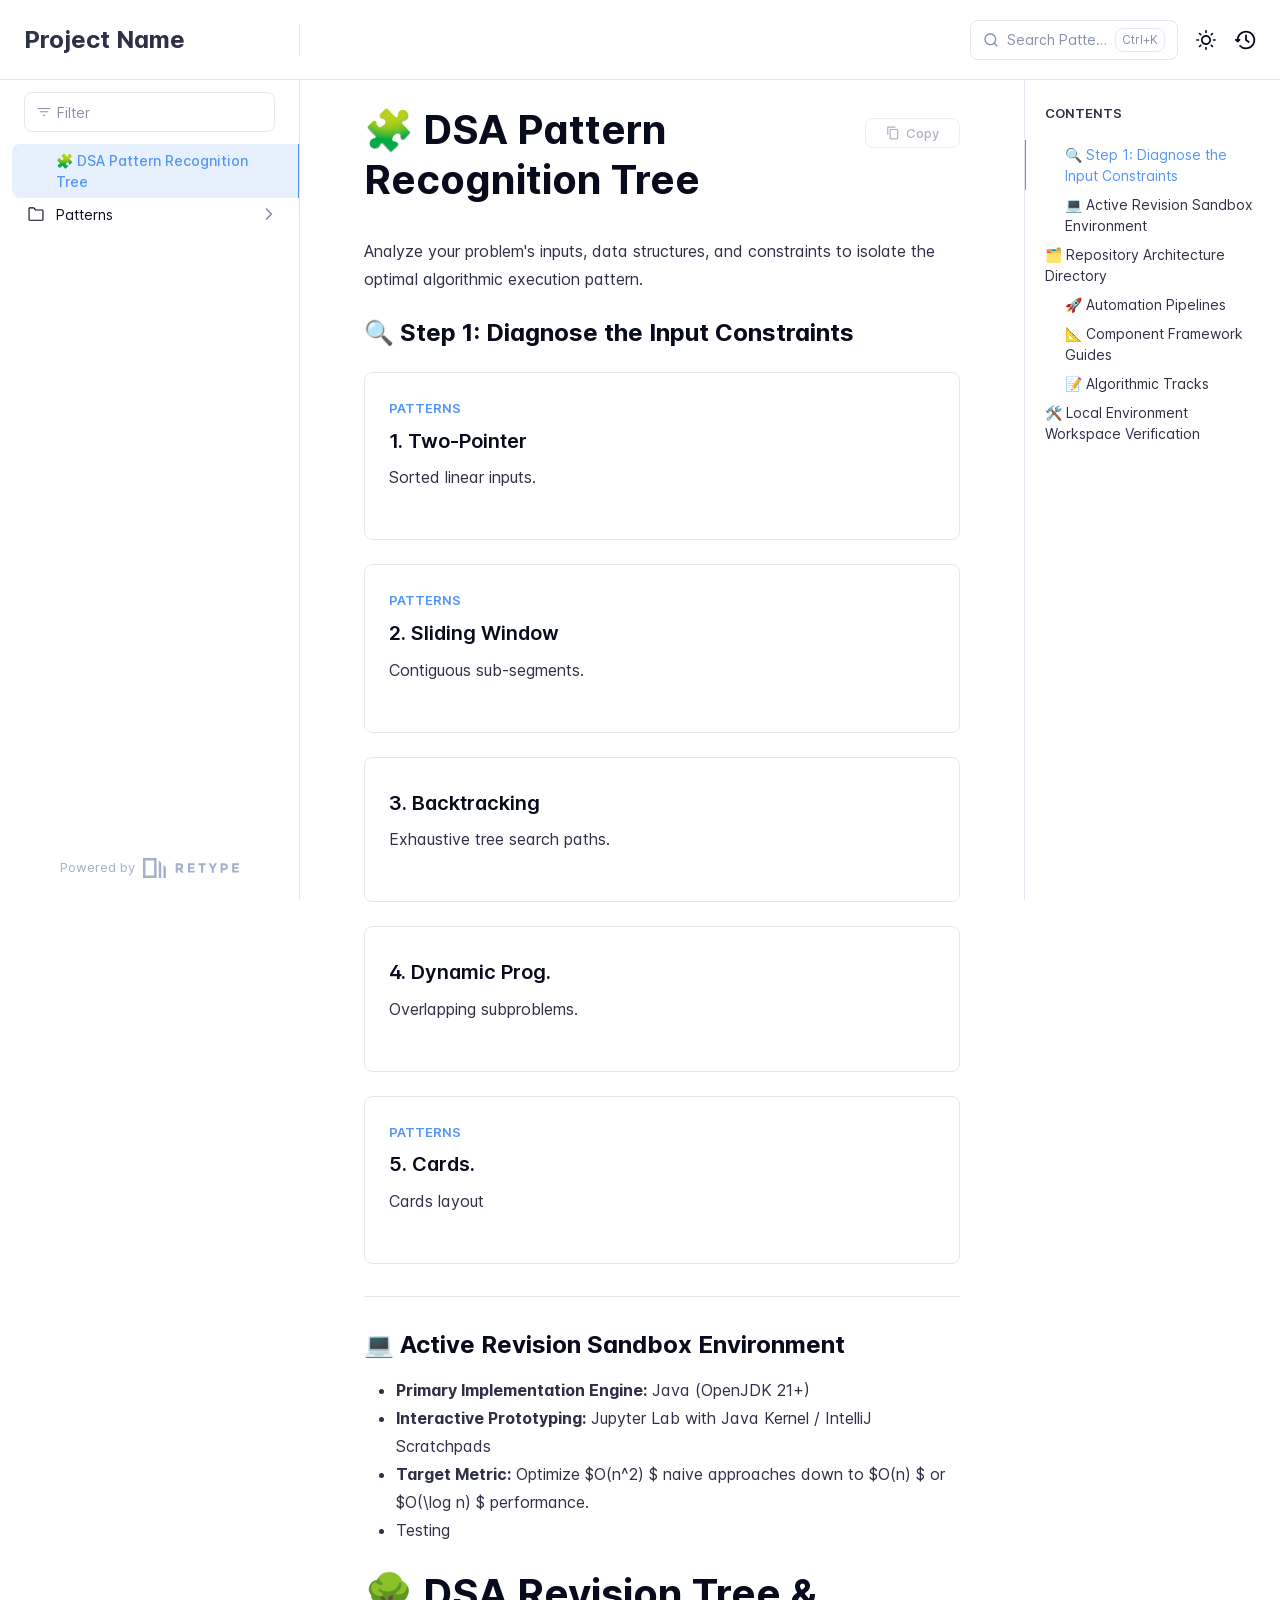
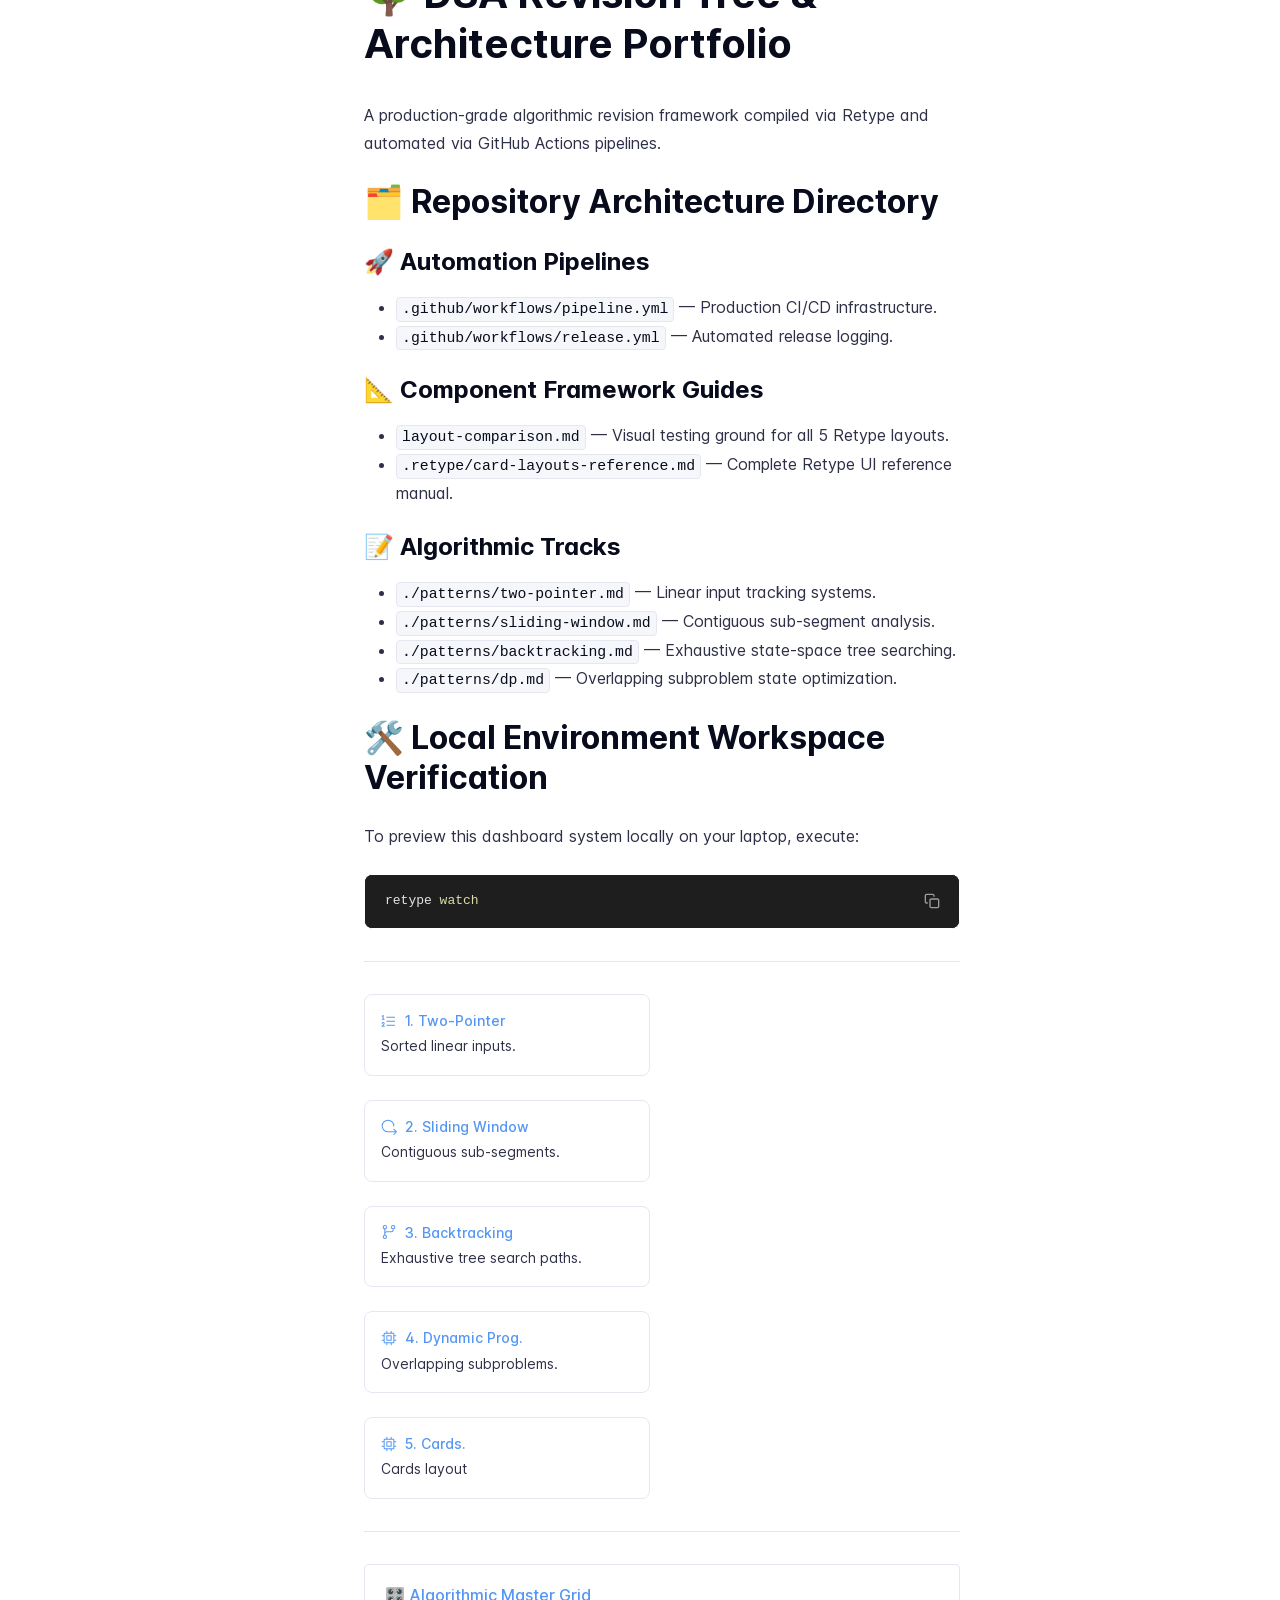
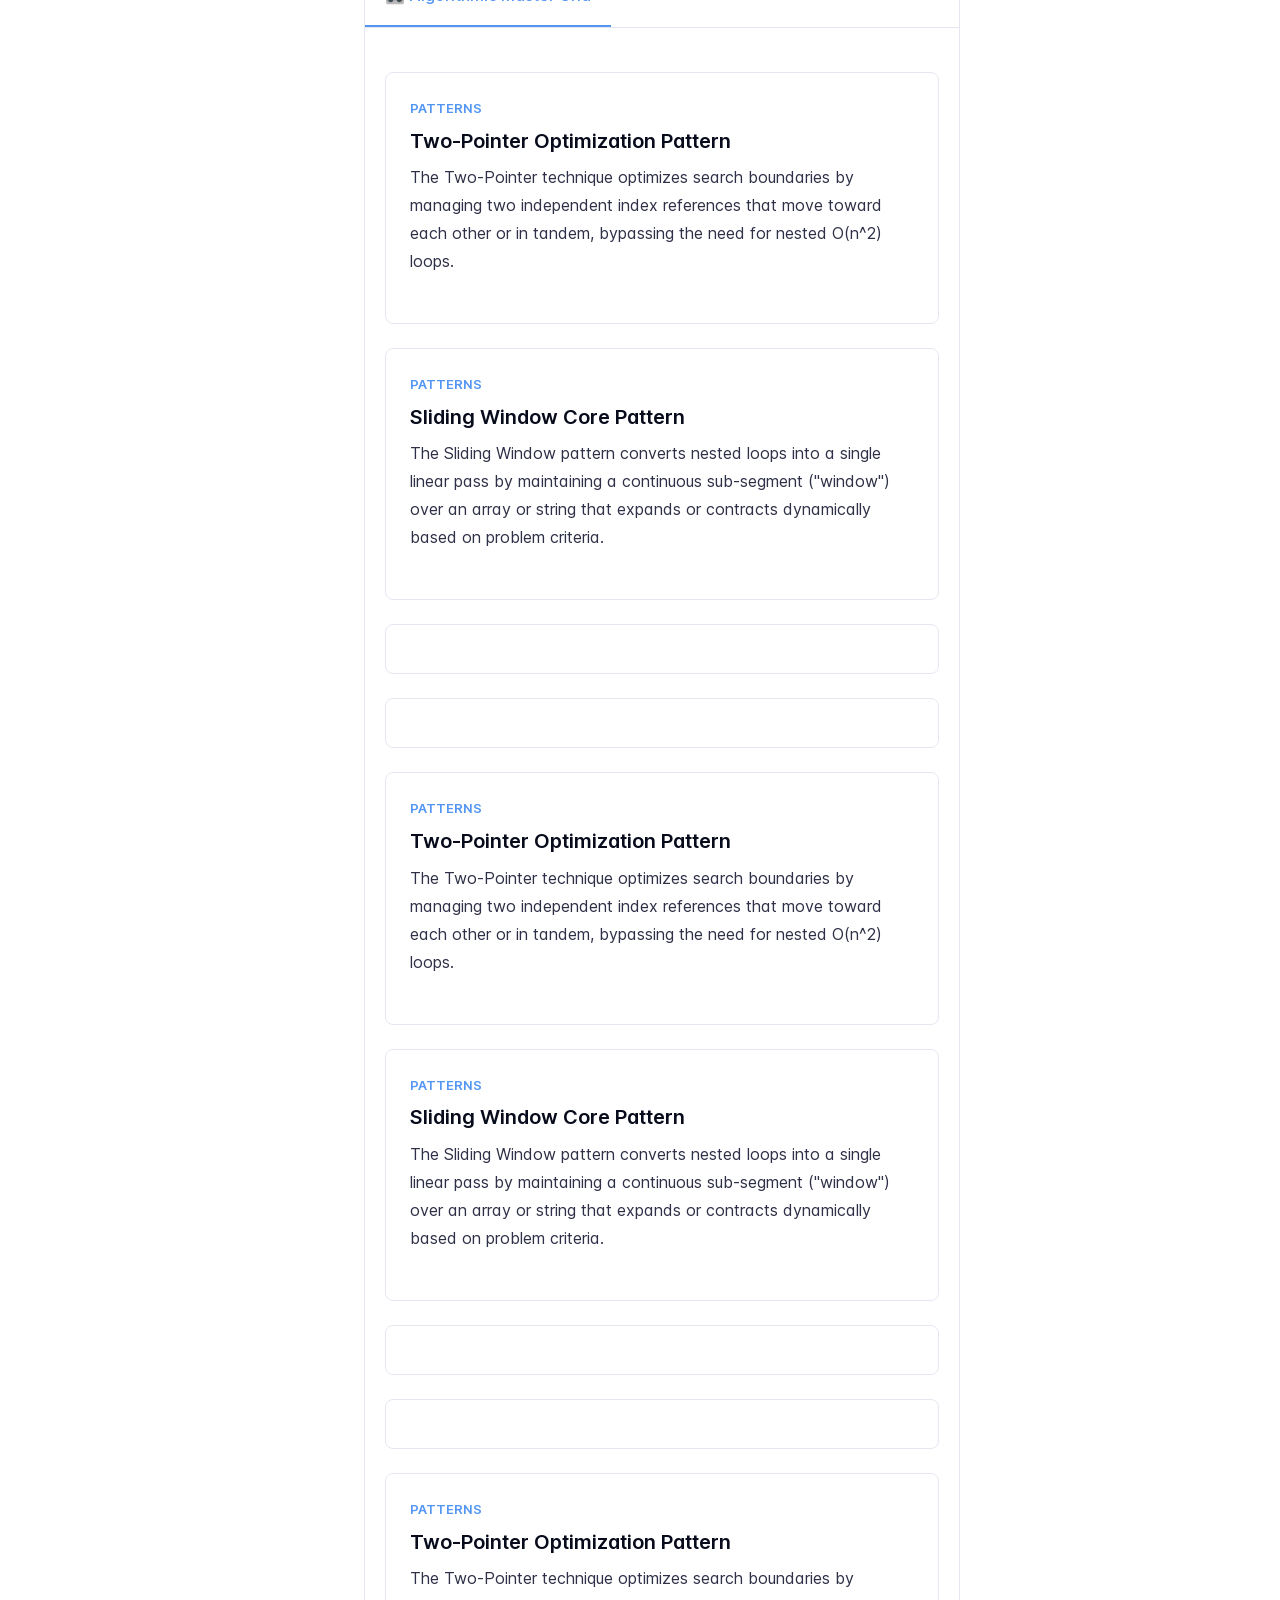
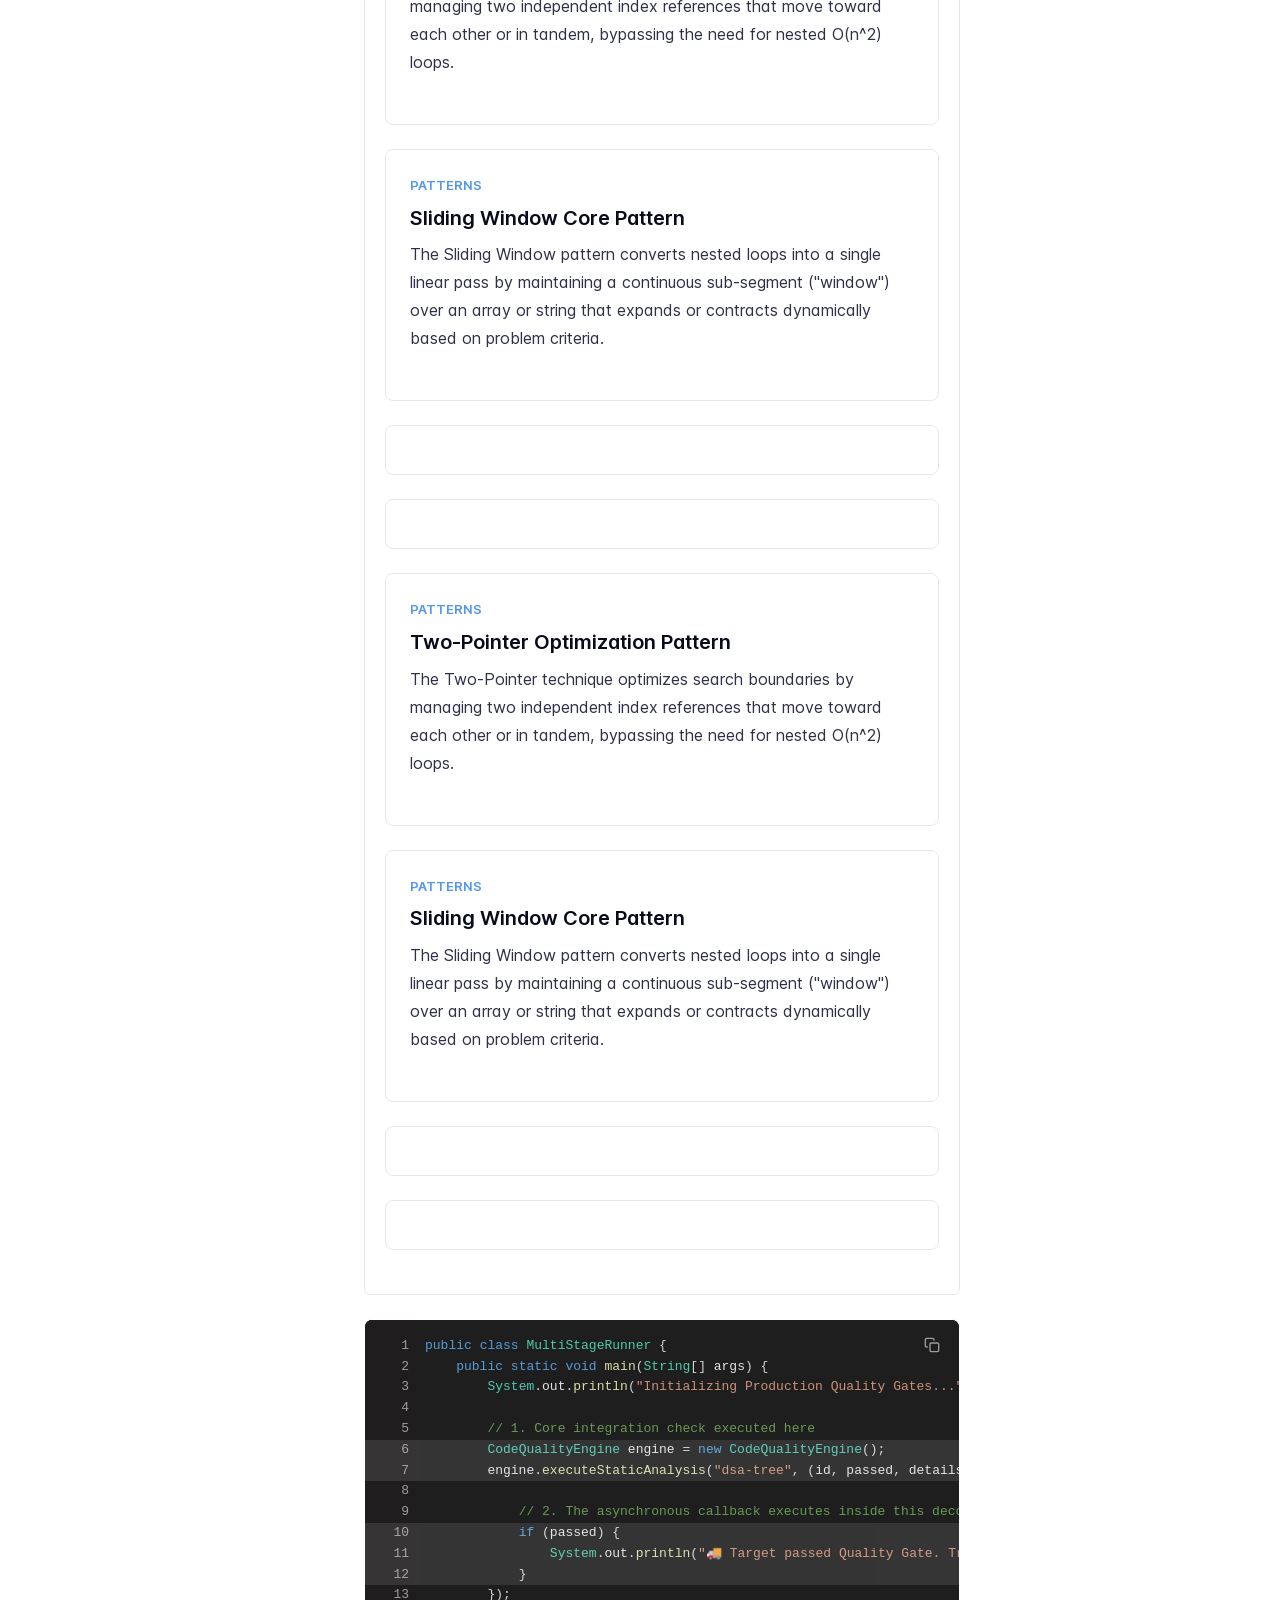
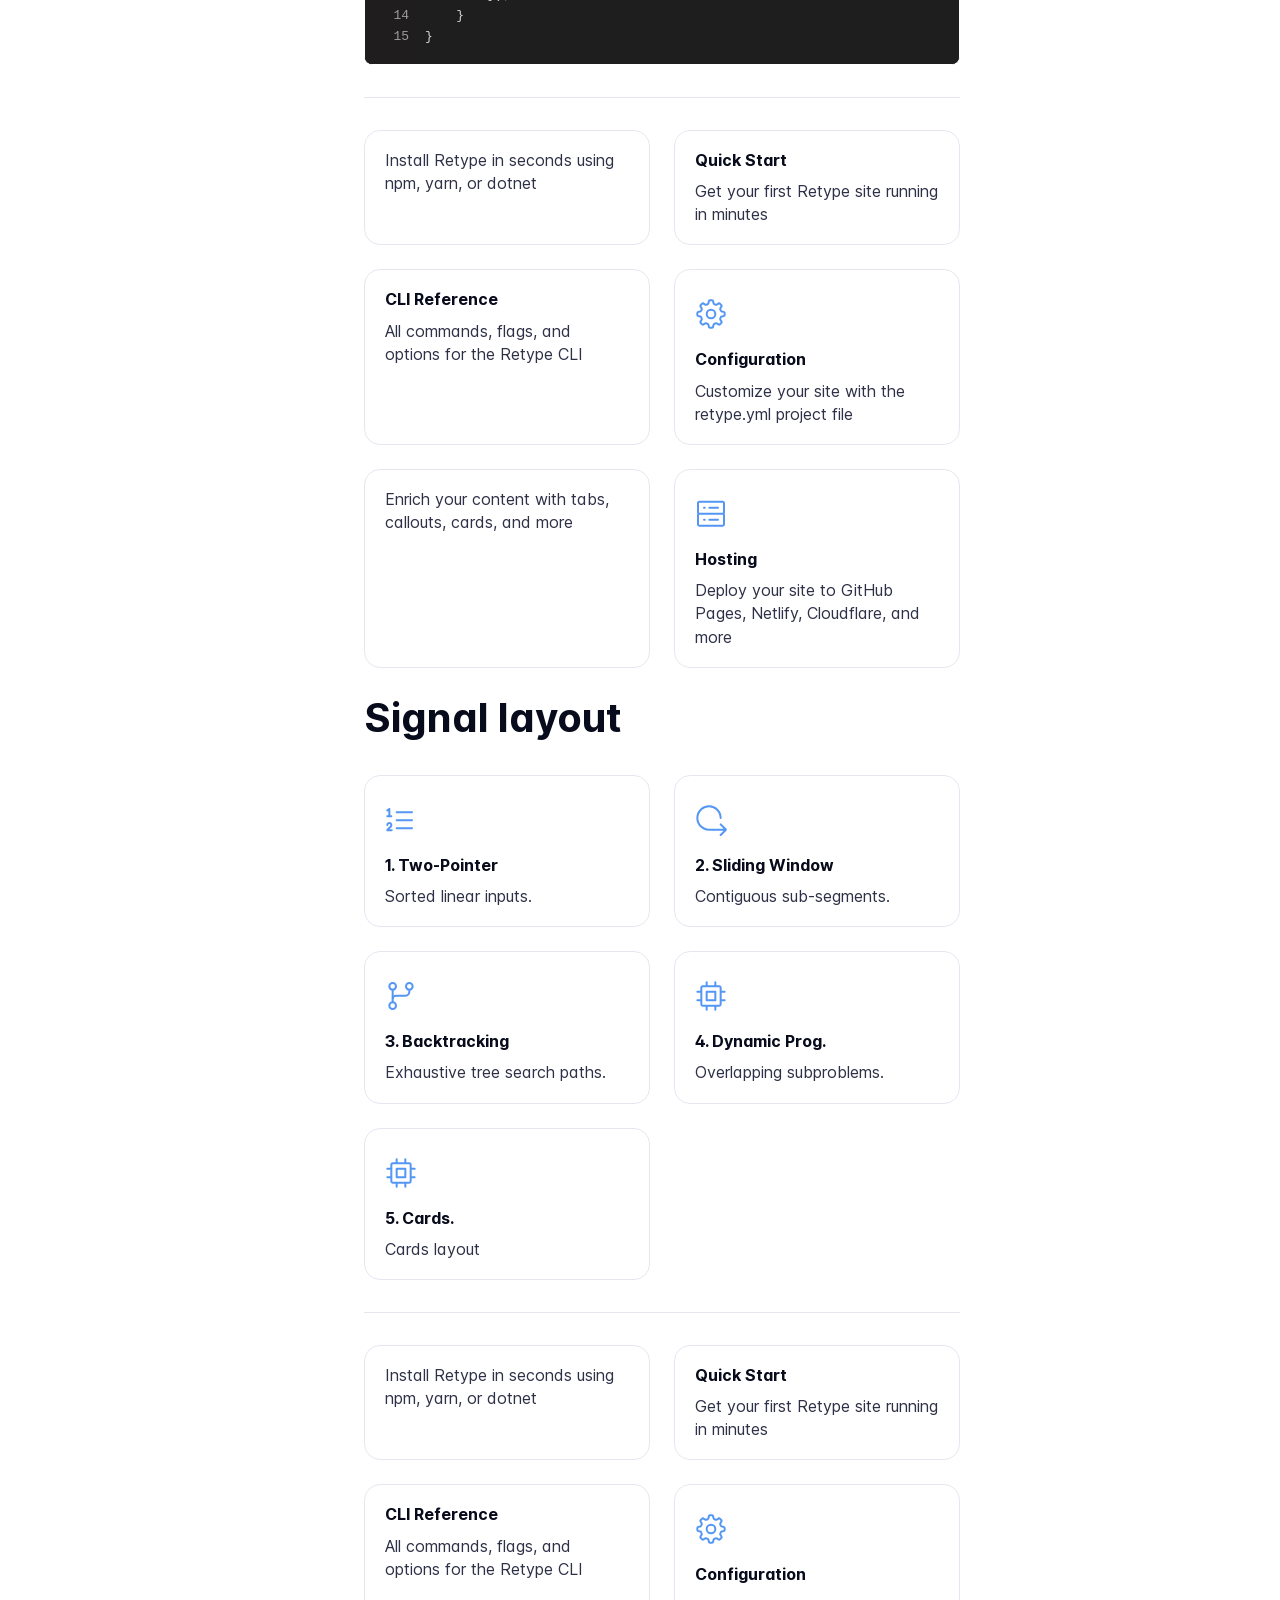
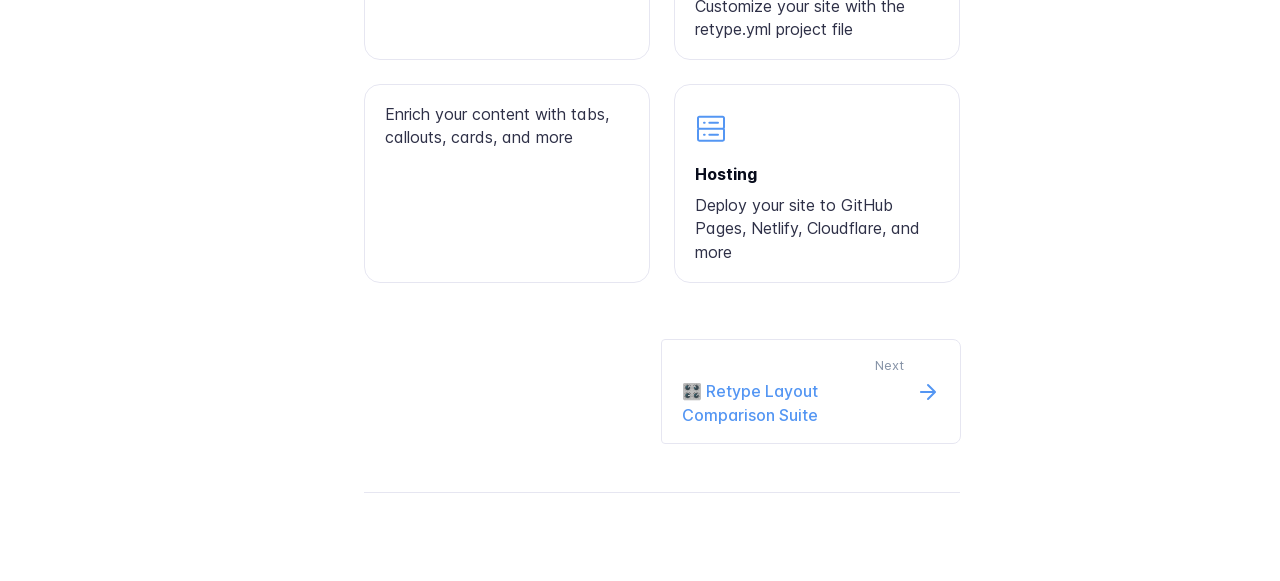
<file: index.html>
<!DOCTYPE html>
<html lang="en" class="h-full">
<head>
    <meta charset="UTF-8">
    <meta name="viewport" content="width=device-width,initial-scale=1">
    <meta name="color-scheme" content="light dark">
    <meta name="turbo-cache-control" content="no-cache" data-turbo-track="reload" data-track-token="4.6.0.836620506562">

    <!-- See retype.com -->
    <meta name="generator" content="Retype 4.6.0">

    <!-- Primary Meta Tags -->
    <title>&#129513; DSA Pattern Recognition Tree</title>
    <meta name="title" content="🧩 DSA Pattern Recognition Tree">
    <meta name="description" content="Analyze your problem's inputs, data structures, and constraints to isolate the optimal algorithmic execution pattern.">

    <!-- Canonical -->
    <link rel="canonical" href="https://github.io/">
    <link rel="sitemap" type="application/xml" title="Sitemap" href="https://github.io/sitemap.xml">

    <!-- Open Graph -->
    <meta property="og:type" content="website">
    <meta property="og:url" content="https://github.io/">
    <meta property="og:title" content="🧩 DSA Pattern Recognition Tree">
    <meta property="og:description" content="Analyze your problem's inputs, data structures, and constraints to isolate the optimal algorithmic execution pattern.">
    <meta property="og:site_name" content="Project Name">
    <meta property="og:locale" content="en_US">

    <!-- Twitter -->
    <meta name="twitter:card" content="summary_large_image">
    <meta name="twitter:url" content="https://github.io/">
    <meta name="twitter:title" content="🧩 DSA Pattern Recognition Tree">
    <meta name="twitter:description" content="Analyze your problem's inputs, data structures, and constraints to isolate the optimal algorithmic execution pattern.">

    <!-- Alternate Markdown -->
    <link rel="alternate" type="text/markdown" href="https://github.io/readme.md">

    <script data-cfasync="false">(function(){var cl=document.documentElement.classList,ls=localStorage.getItem("retype_scheme"),hd=cl.contains("dark"),hl=cl.contains("light"),wm=window.matchMedia&&window.matchMedia("(prefers-color-scheme: dark)").matches;if(ls==="dark"||(!ls&&wm&&!hd&&!hl)){cl.remove("light");cl.add("dark")}else if(ls==="light"||(!ls&&!wm&&!hd&&!hl)){cl.remove("dark");cl.add("light")}})();</script>

    <link href="resources/css/retype.css?v=4.6.0.836620506562" rel="stylesheet">

    <script data-cfasync="false" src="resources/js/config.js?v=4.6.0.836620506562" data-turbo-eval="false" defer></script>
    <script data-cfasync="false" src="resources/js/retype.js?v=4.6.0" data-turbo-eval="false" defer></script>
    <script id="lunr-js" data-cfasync="false" src="resources/js/lunr.js?v=4.6.0.836620506562" data-turbo-eval="false" defer></script>
    <script id="prism-js" data-cfasync="false" src="resources/js/prism.js?v=4.6.0.836620506562" defer></script>
</head>
<body>
    <div id="retype-app" class="relative text-base antialiased text-base-text bg-base-bg font-body">
    <div class="absolute bottom-0 left-0" style="top: 5rem; right: 50%"></div>

    <header id="retype-header" class="sticky top-0 z-30 flex w-full h-16 bg-header-bg border-b border-header-border md:h-20">
        <div class="container relative flex items-center justify-between pr-6 grow md:justify-start">
            <!-- Mobile menu button skeleton -->
            <button v-cloak class="skeleton retype-mobile-menu-button flex items-center justify-center shrink-0 overflow-hidden dark:text-white focus:outline-hidden rounded-full w-10 h-10 ml-3.5 md:hidden"><svg xmlns="http://www.w3.org/2000/svg" class="mb-px shrink-0" width="24" height="24" viewBox="0 0 24 24" role="presentation" style="margin-bottom: 0px;"><g fill="currentColor"><path d="M2 4h20v2H2zM2 11h20v2H2zM2 18h20v2H2z"></path></g></svg></button>
            <div v-cloak id="retype-sidebar-left-toggle-button"></div>
    
            <!-- Logo -->
            <div class="flex items-center justify-between h-full py-2 md:w-75">
                <div class="flex items-center px-2 md:px-6">
                    <a id="retype-branding-logo" href="https://github.io/" class="flex items-center leading-snug text-2xl">
                        <span class="dark:text-white font-bold line-clamp-1 md:line-clamp-2">Project Name</span>
                    </a>
                </div>
    
                <span class="hidden h-8 border-r md:inline-block border-base-border"></span>
            </div>
    
            <div class="flex justify-between md:grow">
                <!-- Top Nav -->
                <nav id="retype-header-nav" class="hidden md:flex">
                    <ul class="flex flex-col mb-4 md:pl-16 md:mb-0 md:flex-row md:items-center">
                        
                    </ul>
                </nav>
    
                <div v-cloak class="flex justify-end grow">
                    <div id="retype-mobile-search-button"></div>
                    <doc-search-desktop></doc-search-desktop>
    
                    <doc-theme-switch class="lg:ml-2"></doc-theme-switch>
                    <doc-history></doc-history>
                </div>
            </div>
        </div>
    </header>


    <div id="retype-container" class="container relative flex bg-white">
        <!-- Sidebar Skeleton -->
        <div v-cloak class="fixed flex flex-col shrink-0 duration-300 ease-in-out bg-sidebar-left-bg border-sidebar-left-border sidebar top-20 w-75 border-r h-screen md:sticky transition-transform skeleton">
        
            <div class="flex items-center h-16 px-6">
                <input id="retype-filter-input-mock" class="w-full h-10 pl-8 px-3 py-2 transition-colors duration-200 ease-linear bg-filter-bg border border-filter-border rounded-lg shadow-none md:text-sm hover:border-filter-border-hover focus:outline-hidden focus:border-filter-border-focus placeholder-filter-placeholder" type="text">
            </div>
        
            <div class="pl-6 mt-1 mb-4">
                <div class="w-32 h-3 mb-4 bg-skeleton-bg rounded-full loading"></div>
                <div class="w-48 h-3 mb-4 bg-skeleton-bg rounded-full loading"></div>
                <div class="w-40 h-3 mb-4 bg-skeleton-bg rounded-full loading"></div>
                <div class="w-32 h-3 mb-4 bg-skeleton-bg rounded-full loading"></div>
                <div class="w-48 h-3 mb-4 bg-skeleton-bg rounded-full loading"></div>
                <div class="w-40 h-3 mb-4 bg-skeleton-bg rounded-full loading"></div>
            </div>
        
            <div class="shrink-0 mt-auto bg-transparent dark:border-base-border">
                <a class="flex items-center justify-center flex-nowrap h-16 text-gray-350 dark:text-dark-400 hover:text-gray-600 dark:hover:text-dark-300 transition-colors duration-150 ease-in docs-powered-by" target="_blank" href="https://retype.com/" rel="noopener">
                    <span class="text-xs whitespace-nowrap">Powered by</span>
                    <svg xmlns="http://www.w3.org/2000/svg" class="ml-2" fill="currentColor" width="96" height="20" overflow="visible"><path d="M0 0v20h13.59V0H0zm11.15 17.54H2.44V2.46h8.71v15.08zM15.8 20h2.44V4.67L15.8 2.22zM20.45 6.89V20h2.44V9.34z"/><g><path d="M40.16 8.44c0 1.49-.59 2.45-1.75 2.88l2.34 3.32h-2.53l-2.04-2.96h-1.43v2.96h-2.06V5.36h3.5c1.43 0 2.46.24 3.07.73s.9 1.27.9 2.35zm-2.48 1.1c.26-.23.38-.59.38-1.09 0-.5-.13-.84-.4-1.03s-.73-.28-1.39-.28h-1.54v2.75h1.5c.72 0 1.2-.12 1.45-.35zM51.56 5.36V7.2h-4.59v1.91h4.13v1.76h-4.13v1.92h4.74v1.83h-6.79V5.36h6.64zM60.09 7.15v7.48h-2.06V7.15h-2.61V5.36h7.28v1.79h-2.61zM70.81 14.64h-2.06v-3.66l-3.19-5.61h2.23l1.99 3.45 1.99-3.45H74l-3.19 5.61v3.66zM83.99 6.19c.65.55.97 1.4.97 2.55s-.33 1.98-1 2.51-1.68.8-3.04.8h-1.23v2.59h-2.06V5.36h3.26c1.42 0 2.45.28 3.1.83zm-1.51 3.65c.25-.28.37-.69.37-1.22s-.16-.92-.48-1.14c-.32-.23-.82-.34-1.5-.34H79.7v3.12h1.38c.68 0 1.15-.14 1.4-.42zM95.85 5.36V7.2h-4.59v1.91h4.13v1.76h-4.13v1.92H96v1.83h-6.79V5.36h6.64z"/></g></svg>
                </a>
            </div>
        </div>
        
        <!-- Sidebar component -->
        <doc-sidebar v-cloak>
            <template #sidebar-footer>
                <div class="shrink-0 mt-auto border-t md:bg-transparent md:border-none dark:border-base-border">
        
                    <a class="flex items-center justify-center flex-nowrap h-16 text-gray-350 dark:text-dark-400 hover:text-gray-600 dark:hover:text-dark-300 transition-colors duration-150 ease-in docs-powered-by" target="_blank" href="https://retype.com/" rel="noopener">
                        <span class="text-xs whitespace-nowrap">Powered by</span>
                        <svg xmlns="http://www.w3.org/2000/svg" class="ml-2" fill="currentColor" width="96" height="20" overflow="visible"><path d="M0 0v20h13.59V0H0zm11.15 17.54H2.44V2.46h8.71v15.08zM15.8 20h2.44V4.67L15.8 2.22zM20.45 6.89V20h2.44V9.34z"/><g><path d="M40.16 8.44c0 1.49-.59 2.45-1.75 2.88l2.34 3.32h-2.53l-2.04-2.96h-1.43v2.96h-2.06V5.36h3.5c1.43 0 2.46.24 3.07.73s.9 1.27.9 2.35zm-2.48 1.1c.26-.23.38-.59.38-1.09 0-.5-.13-.84-.4-1.03s-.73-.28-1.39-.28h-1.54v2.75h1.5c.72 0 1.2-.12 1.45-.35zM51.56 5.36V7.2h-4.59v1.91h4.13v1.76h-4.13v1.92h4.74v1.83h-6.79V5.36h6.64zM60.09 7.15v7.48h-2.06V7.15h-2.61V5.36h7.28v1.79h-2.61zM70.81 14.64h-2.06v-3.66l-3.19-5.61h2.23l1.99 3.45 1.99-3.45H74l-3.19 5.61v3.66zM83.99 6.19c.65.55.97 1.4.97 2.55s-.33 1.98-1 2.51-1.68.8-3.04.8h-1.23v2.59h-2.06V5.36h3.26c1.42 0 2.45.28 3.1.83zm-1.51 3.65c.25-.28.37-.69.37-1.22s-.16-.92-.48-1.14c-.32-.23-.82-.34-1.5-.34H79.7v3.12h1.38c.68 0 1.15-.14 1.4-.42zM95.85 5.36V7.2h-4.59v1.91h4.13v1.76h-4.13v1.92H96v1.83h-6.79V5.36h6.64z"/></g></svg>
                    </a>
                </div>
            </template>
        </doc-sidebar>

        <div class="grow min-w-0 bg-body-bg">
            <!-- Render "toolbar" template here on api pages --><!-- Render page content -->
<div class="flex">
    <div id="retype-main" class="min-w-0 p-4 grow md:px-16">
        <main class="relative pb-12 lg:pt-2">
            <div class="relative retype-markdown" id="retype-content">
                <!-- Rendered if sidebar right is enabled -->
                <div id="retype-sidebar-right-toggle"></div>
                <doc-page-actions></doc-page-actions>

                <!-- Page content  -->
<h1 id="-dsa-pattern-recognition-tree"><span class="docs-emoji">&#x1F9E9;</span> DSA Pattern Recognition Tree</h1>
<p>Analyze your problem&#x27;s inputs, data structures, and constraints to isolate the optimal algorithmic execution pattern.</p>
<h3 id="-step-1-diagnose-the-input-constraints"><span class="docs-emoji">&#x1F50D;</span> Step 1: Diagnose the Input Constraints</h3>
<div class="cards"><p>
<div class="card-container">
    <a href="patterns/two-pointer/" class="group card no-link">
        <div class="p-card-padding">
            <div class="text-card-kicker font-card-kicker text-card-kicker-text card-kicker-case">Patterns</div>
            <div class="mt-2 text-card-title font-card-title leading-card-title text-card-title-text md:text-card-title-md">1. Two-Pointer</div>
            <div class="line-clamp-5"><p class="mt-card-description-margin-top text-card-description-text">Sorted linear inputs.</p></div>
        </div>
    </a>
</div>
</p>
<p>
<div class="card-container">
    <a href="patterns/sliding-window/" class="group card no-link">
        <div class="p-card-padding">
            <div class="text-card-kicker font-card-kicker text-card-kicker-text card-kicker-case">Patterns</div>
            <div class="mt-2 text-card-title font-card-title leading-card-title text-card-title-text md:text-card-title-md">2. Sliding Window</div>
            <div class="line-clamp-5"><p class="mt-card-description-margin-top text-card-description-text">Contiguous sub-segments.</p></div>
        </div>
    </a>
</div>
</p>
<p>
<div class="card-container">
    <a href="./patterns/backtracking.md" class="group card no-link">
        <div class="p-card-padding">
            <div class="mt-2 text-card-title font-card-title leading-card-title text-card-title-text md:text-card-title-md">3. Backtracking</div>
            <div class="line-clamp-7"><p class="mt-card-description-margin-top text-card-description-text">Exhaustive tree search paths.</p></div>
        </div>
    </a>
</div>
</p>
<p>
<div class="card-container">
    <a href="./patterns/dp.md" class="group card no-link">
        <div class="p-card-padding">
            <div class="mt-2 text-card-title font-card-title leading-card-title text-card-title-text md:text-card-title-md">4. Dynamic Prog.</div>
            <div class="line-clamp-7"><p class="mt-card-description-margin-top text-card-description-text">Overlapping subproblems.</p></div>
        </div>
    </a>
</div>
</p>
<p>
<div class="card-container">
    <a href="patterns/layout-test/" class="group card no-link">
        <div class="p-card-padding">
            <div class="text-card-kicker font-card-kicker text-card-kicker-text card-kicker-case">Patterns</div>
            <div class="mt-2 text-card-title font-card-title leading-card-title text-card-title-text md:text-card-title-md">5. Cards.</div>
            <div class="line-clamp-5"><p class="mt-card-description-margin-top text-card-description-text">Cards layout</p></div>
        </div>
    </a>
</div>
</p>
</div>
<hr>
<h3 id="-active-revision-sandbox-environment"><span class="docs-emoji">&#x1F4BB;</span> Active Revision Sandbox Environment</h3>
<ul>
<li><strong>Primary Implementation Engine:</strong> Java (OpenJDK 21+)</li>
<li><strong>Interactive Prototyping:</strong> Jupyter Lab with Java Kernel / IntelliJ Scratchpads</li>
<li><strong>Target Metric:</strong> Optimize $O(n^2) $ naive approaches down to $O(n) $ or $O(\log n) $ performance.</li>
<li>Testing</li>
</ul>
<h1 id="-dsa-revision-tree--architecture-portfolio"><span class="docs-emoji">&#x1F333;</span> DSA Revision Tree &amp; Architecture Portfolio</h1>
<p>A production-grade algorithmic revision framework compiled via Retype and automated via GitHub Actions pipelines.</p>
<h2 id="-repository-architecture-directory"><span class="docs-emoji">&#x1F5C2;&#xFE0F;</span> Repository Architecture Directory</h2>
<h3 id="-automation-pipelines"><span class="docs-emoji">&#x1F680;</span> Automation Pipelines</h3>
<ul>
<li><code translate="no" v-pre>.github/workflows/pipeline.yml</code> — Production CI/CD infrastructure.</li>
<li><code translate="no" v-pre>.github/workflows/release.yml</code> — Automated release logging.</li>
</ul>
<h3 id="-component-framework-guides"><span class="docs-emoji">&#x1F4D0;</span> Component Framework Guides</h3>
<ul>
<li><code translate="no" v-pre>layout-comparison.md</code> — Visual testing ground for all 5 Retype layouts.</li>
<li><code translate="no" v-pre>.retype/card-layouts-reference.md</code> — Complete Retype UI reference manual.</li>
</ul>
<h3 id="-algorithmic-tracks"><span class="docs-emoji">&#x1F4DD;</span> Algorithmic Tracks</h3>
<ul>
<li><code translate="no" v-pre>./patterns/two-pointer.md</code> — Linear input tracking systems.</li>
<li><code translate="no" v-pre>./patterns/sliding-window.md</code> — Contiguous sub-segment analysis.</li>
<li><code translate="no" v-pre>./patterns/backtracking.md</code> — Exhaustive state-space tree searching.</li>
<li><code translate="no" v-pre>./patterns/dp.md</code> — Overlapping subproblem state optimization.</li>
</ul>
<h2 id="-local-environment-workspace-verification"><span class="docs-emoji">&#x1F6E0;&#xFE0F;</span> Local Environment Workspace Verification</h2>
<p>To preview this dashboard system locally on your laptop, execute:</p>
<div id="-local-environment-workspace-verification-code-1" class="codeblock-wrapper"><doc-codeblock>
<pre translate="no" class="language-bash"><code v-pre class="language-bash">retype watch</code></pre>
</doc-codeblock></div>
<hr>
<div class="cards"><p>
<div class="card-compact-group">
<div class="card-compact-container">
    <a href="patterns/two-pointer/" class="group card-compact no-link">
        <div class="card-compact-body">
            <div class="card-compact-header">
                <span class="card-compact-icon inline-flex shrink-0"><svg xmlns="http://www.w3.org/2000/svg" width="20" height="20" viewBox="0 0 24 24" role="presentation" fill="currentColor"><!--icon--><path d="M3.604 3.089A.75.75 0 0 1 4 3.75V8.5h.75a.75.75 0 0 1 0 1.5h-3a.75.75 0 1 1 0-1.5h.75V5.151l-.334.223a.75.75 0 0 1-.832-1.248l1.5-1a.75.75 0 0 1 .77-.037ZM8.75 5.5a.75.75 0 0 0 0 1.5h11.5a.75.75 0 0 0 0-1.5H8.75Zm0 6a.75.75 0 0 0 0 1.5h11.5a.75.75 0 0 0 0-1.5H8.75Zm0 6a.75.75 0 0 0 0 1.5h11.5a.75.75 0 0 0 0-1.5H8.75ZM5.5 15.75c0-.704-.271-1.286-.72-1.686a2.302 2.302 0 0 0-1.53-.564c-.535 0-1.094.178-1.53.565-.449.399-.72.982-.72 1.685a.75.75 0 0 0 1.5 0c0-.296.104-.464.217-.564A.805.805 0 0 1 3.25 15c.215 0 .406.072.533.185.113.101.217.268.217.565 0 .332-.069.48-.21.657-.092.113-.216.24-.403.419l-.147.14c-.152.144-.33.313-.52.504l-1.5 1.5a.75.75 0 0 0-.22.53v.25c0 .414.336.75.75.75H5A.75.75 0 0 0 5 19H3.31l.47-.47c.176-.176.333-.324.48-.465l.165-.156a5.98 5.98 0 0 0 .536-.566c.358-.447.539-.925.539-1.593Z"/></svg></span>
                <span class="card-compact-title">1. Two-Pointer</span>
            </div>
            <p class="card-compact-description">Sorted linear inputs.</p>
        </div>
    </a>
</div>
</div>
</p>
<p>
<div class="card-compact-group">
<div class="card-compact-container">
    <a href="patterns/sliding-window/" class="group card-compact no-link">
        <div class="card-compact-body">
            <div class="card-compact-header">
                <span class="card-compact-icon inline-flex shrink-0"><svg xmlns="http://www.w3.org/2000/svg" width="20" height="20" viewBox="0 0 24 24" role="presentation" fill="currentColor"><!--icon--><path d="M2.5 10.5a8 8 0 1 1 16 0 .75.75 0 0 0 1.5 0 9.5 9.5 0 1 0-9.5 9.5h10.94l-2.72 2.72a.75.75 0 1 0 1.06 1.06l3.735-3.735c.44-.439.44-1.151 0-1.59L19.78 14.72a.75.75 0 0 0-1.06 1.06l2.72 2.72H10.5a8 8 0 0 1-8-8Z"/></svg></span>
                <span class="card-compact-title">2. Sliding Window</span>
            </div>
            <p class="card-compact-description">Contiguous sub-segments.</p>
        </div>
    </a>
</div>
</div>
</p>
<p>
<div class="card-compact-group">
<div class="card-compact-container">
    <a href="./patterns/backtracking.md" class="group card-compact no-link">
        <div class="card-compact-body">
            <div class="card-compact-header">
                <span class="card-compact-icon inline-flex shrink-0"><svg xmlns="http://www.w3.org/2000/svg" width="20" height="20" viewBox="0 0 24 24" role="presentation" fill="currentColor"><!--icon--><path d="M15 4.75a3.25 3.25 0 1 1 6.5 0 3.25 3.25 0 0 1-6.5 0ZM2.5 19.25a3.25 3.25 0 1 1 6.5 0 3.25 3.25 0 0 1-6.5 0Zm0-14.5a3.25 3.25 0 1 1 6.5 0 3.25 3.25 0 0 1-6.5 0ZM5.75 6.5a1.75 1.75 0 1 0-.001-3.501A1.75 1.75 0 0 0 5.75 6.5Zm0 14.5a1.75 1.75 0 1 0-.001-3.501A1.75 1.75 0 0 0 5.75 21Zm12.5-14.5a1.75 1.75 0 1 0-.001-3.501A1.75 1.75 0 0 0 18.25 6.5Z"/><path d="M5.75 16.75A.75.75 0 0 1 5 16V8a.75.75 0 0 1 1.5 0v8a.75.75 0 0 1-.75.75Z"/><path d="M17.5 8.75v-1H19v1a3.75 3.75 0 0 1-3.75 3.75h-7a1.75 1.75 0 0 0-1.75 1.75H5A3.25 3.25 0 0 1 8.25 11h7a2.25 2.25 0 0 0 2.25-2.25Z"/></svg></span>
                <span class="card-compact-title">3. Backtracking</span>
            </div>
            <p class="card-compact-description">Exhaustive tree search paths.</p>
        </div>
    </a>
</div>
</div>
</p>
<p>
<div class="card-compact-group">
<div class="card-compact-container">
    <a href="./patterns/dp.md" class="group card-compact no-link">
        <div class="card-compact-body">
            <div class="card-compact-header">
                <span class="card-compact-icon inline-flex shrink-0"><svg xmlns="http://www.w3.org/2000/svg" width="20" height="20" viewBox="0 0 24 24" role="presentation" fill="currentColor"><!--icon--><path d="M8.75 8h6.5a.75.75 0 0 1 .75.75v6.5a.75.75 0 0 1-.75.75h-6.5a.75.75 0 0 1-.75-.75v-6.5A.75.75 0 0 1 8.75 8Zm.75 6.5h5v-5h-5Z"/><path d="M15.25 1a.75.75 0 0 1 .75.75V4h2.25c.966 0 1.75.784 1.75 1.75V8h2.25a.75.75 0 0 1 0 1.5H20v5h2.25a.75.75 0 0 1 0 1.5H20v2.25A1.75 1.75 0 0 1 18.25 20H16v2.25a.75.75 0 0 1-1.5 0V20h-5v2.25a.75.75 0 0 1-1.5 0V20H5.75A1.75 1.75 0 0 1 4 18.25V16H1.75a.75.75 0 0 1 0-1.5H4v-5H1.75a.75.75 0 0 1 0-1.5H4V5.75C4 4.784 4.784 4 5.75 4H8V1.75a.75.75 0 0 1 1.5 0V4h5V1.75a.75.75 0 0 1 .75-.75Zm3 17.5a.25.25 0 0 0 .25-.25V5.75a.25.25 0 0 0-.25-.25H5.75a.25.25 0 0 0-.25.25v12.5c0 .138.112.25.25.25Z"/></svg></span>
                <span class="card-compact-title">4. Dynamic Prog.</span>
            </div>
            <p class="card-compact-description">Overlapping subproblems.</p>
        </div>
    </a>
</div>
</div>
</p>
<p>
<div class="card-compact-group">
<div class="card-compact-container">
    <a href="patterns/layout-test/" class="group card-compact no-link">
        <div class="card-compact-body">
            <div class="card-compact-header">
                <span class="card-compact-icon inline-flex shrink-0"><svg xmlns="http://www.w3.org/2000/svg" width="20" height="20" viewBox="0 0 24 24" role="presentation" fill="currentColor"><!--icon--><path d="M8.75 8h6.5a.75.75 0 0 1 .75.75v6.5a.75.75 0 0 1-.75.75h-6.5a.75.75 0 0 1-.75-.75v-6.5A.75.75 0 0 1 8.75 8Zm.75 6.5h5v-5h-5Z"/><path d="M15.25 1a.75.75 0 0 1 .75.75V4h2.25c.966 0 1.75.784 1.75 1.75V8h2.25a.75.75 0 0 1 0 1.5H20v5h2.25a.75.75 0 0 1 0 1.5H20v2.25A1.75 1.75 0 0 1 18.25 20H16v2.25a.75.75 0 0 1-1.5 0V20h-5v2.25a.75.75 0 0 1-1.5 0V20H5.75A1.75 1.75 0 0 1 4 18.25V16H1.75a.75.75 0 0 1 0-1.5H4v-5H1.75a.75.75 0 0 1 0-1.5H4V5.75C4 4.784 4.784 4 5.75 4H8V1.75a.75.75 0 0 1 1.5 0V4h5V1.75a.75.75 0 0 1 .75-.75Zm3 17.5a.25.25 0 0 0 .25-.25V5.75a.25.25 0 0 0-.25-.25H5.75a.25.25 0 0 0-.25.25v12.5c0 .138.112.25.25.25Z"/></svg></span>
                <span class="card-compact-title">5. Cards.</span>
            </div>
            <p class="card-compact-description">Cards layout</p>
        </div>
    </a>
</div>
</div>
</p>
</div>
<hr>
<doc-tabs>
<doc-tab v-cloak id="algorithmic-master-grid">
<template #title><span class="docs-emoji">&#x1F39B;&#xFE0F;</span> Algorithmic Master Grid</template>
<p>
<div class="card-container">
    <a href="patterns/two-pointer/" class="group card no-link">
        <div class="p-card-padding">
            <div class="text-card-kicker font-card-kicker text-card-kicker-text card-kicker-case">Patterns</div>
            <div class="mt-2 text-card-title font-card-title leading-card-title text-card-title-text md:text-card-title-md">Two-Pointer Optimization Pattern</div>
            <div class="line-clamp-5"><p class="mt-card-description-margin-top text-card-description-text">The Two-Pointer technique optimizes search boundaries by managing two independent index references that move toward each other or in tandem, bypassing the need for nested O(n^2) loops.</p></div>
        </div>
    </a>
</div>
<div class="card-container">
    <a href="patterns/sliding-window/" class="group card no-link">
        <div class="p-card-padding">
            <div class="text-card-kicker font-card-kicker text-card-kicker-text card-kicker-case">Patterns</div>
            <div class="mt-2 text-card-title font-card-title leading-card-title text-card-title-text md:text-card-title-md">Sliding Window Core Pattern</div>
            <div class="line-clamp-5"><p class="mt-card-description-margin-top text-card-description-text">The Sliding Window pattern converts nested loops into a single linear pass by maintaining a continuous sub-segment ("window") over an array or string that expands or contracts dynamically based on problem criteria.</p></div>
        </div>
    </a>
</div>
<div class="card-container">
    <a href="patterns/backtracking.md" class="group card no-link">
        <div class="p-card-padding">
        </div>
    </a>
</div>
<div class="card-container">
    <a href="patterns/dp.md" class="group card no-link">
        <div class="p-card-padding">
        </div>
    </a>
</div>
</p>
<p>
<div class="card-container">
    <a href="patterns/two-pointer/" class="group card no-link">
        <div class="p-card-padding">
            <div class="text-card-kicker font-card-kicker text-card-kicker-text card-kicker-case">Patterns</div>
            <div class="mt-2 text-card-title font-card-title leading-card-title text-card-title-text md:text-card-title-md">Two-Pointer Optimization Pattern</div>
            <div class="line-clamp-5"><p class="mt-card-description-margin-top text-card-description-text">The Two-Pointer technique optimizes search boundaries by managing two independent index references that move toward each other or in tandem, bypassing the need for nested O(n^2) loops.</p></div>
        </div>
    </a>
</div>
<div class="card-container">
    <a href="patterns/sliding-window/" class="group card no-link">
        <div class="p-card-padding">
            <div class="text-card-kicker font-card-kicker text-card-kicker-text card-kicker-case">Patterns</div>
            <div class="mt-2 text-card-title font-card-title leading-card-title text-card-title-text md:text-card-title-md">Sliding Window Core Pattern</div>
            <div class="line-clamp-5"><p class="mt-card-description-margin-top text-card-description-text">The Sliding Window pattern converts nested loops into a single linear pass by maintaining a continuous sub-segment ("window") over an array or string that expands or contracts dynamically based on problem criteria.</p></div>
        </div>
    </a>
</div>
<div class="card-container">
    <a href="patterns/backtracking.md" class="group card no-link">
        <div class="p-card-padding">
        </div>
    </a>
</div>
<div class="card-container">
    <a href="patterns/dp.md" class="group card no-link">
        <div class="p-card-padding">
        </div>
    </a>
</div>
</p>
<p>
<div class="card-container">
    <a href="patterns/two-pointer/" class="group card no-link">
        <div class="p-card-padding">
            <div class="text-card-kicker font-card-kicker text-card-kicker-text card-kicker-case">Patterns</div>
            <div class="mt-2 text-card-title font-card-title leading-card-title text-card-title-text md:text-card-title-md">Two-Pointer Optimization Pattern</div>
            <div class="line-clamp-5"><p class="mt-card-description-margin-top text-card-description-text">The Two-Pointer technique optimizes search boundaries by managing two independent index references that move toward each other or in tandem, bypassing the need for nested O(n^2) loops.</p></div>
        </div>
    </a>
</div>
<div class="card-container">
    <a href="patterns/sliding-window/" class="group card no-link">
        <div class="p-card-padding">
            <div class="text-card-kicker font-card-kicker text-card-kicker-text card-kicker-case">Patterns</div>
            <div class="mt-2 text-card-title font-card-title leading-card-title text-card-title-text md:text-card-title-md">Sliding Window Core Pattern</div>
            <div class="line-clamp-5"><p class="mt-card-description-margin-top text-card-description-text">The Sliding Window pattern converts nested loops into a single linear pass by maintaining a continuous sub-segment ("window") over an array or string that expands or contracts dynamically based on problem criteria.</p></div>
        </div>
    </a>
</div>
<div class="card-container">
    <a href="patterns/backtracking.md" class="group card no-link">
        <div class="p-card-padding">
        </div>
    </a>
</div>
<div class="card-container">
    <a href="patterns/dp.md" class="group card no-link">
        <div class="p-card-padding">
        </div>
    </a>
</div>
</p>
<p>
<div class="card-container">
    <a href="patterns/two-pointer/" class="group card no-link">
        <div class="p-card-padding">
            <div class="text-card-kicker font-card-kicker text-card-kicker-text card-kicker-case">Patterns</div>
            <div class="mt-2 text-card-title font-card-title leading-card-title text-card-title-text md:text-card-title-md">Two-Pointer Optimization Pattern</div>
            <div class="line-clamp-5"><p class="mt-card-description-margin-top text-card-description-text">The Two-Pointer technique optimizes search boundaries by managing two independent index references that move toward each other or in tandem, bypassing the need for nested O(n^2) loops.</p></div>
        </div>
    </a>
</div>
<div class="card-container">
    <a href="patterns/sliding-window/" class="group card no-link">
        <div class="p-card-padding">
            <div class="text-card-kicker font-card-kicker text-card-kicker-text card-kicker-case">Patterns</div>
            <div class="mt-2 text-card-title font-card-title leading-card-title text-card-title-text md:text-card-title-md">Sliding Window Core Pattern</div>
            <div class="line-clamp-5"><p class="mt-card-description-margin-top text-card-description-text">The Sliding Window pattern converts nested loops into a single linear pass by maintaining a continuous sub-segment ("window") over an array or string that expands or contracts dynamically based on problem criteria.</p></div>
        </div>
    </a>
</div>
<div class="card-container">
    <a href="patterns/backtracking.md" class="group card no-link">
        <div class="p-card-padding">
        </div>
    </a>
</div>
<div class="card-container">
    <a href="patterns/dp.md" class="group card no-link">
        <div class="p-card-padding">
        </div>
    </a>
</div>
</p>
</doc-tab>
</doc-tabs>
<div id="-local-environment-workspace-verification-code-2" class="codeblock-wrapper"><doc-codeblock line-numbers>
<pre translate="no" class="language-java" data-line="6-7,10-12"><code v-pre class="language-java">public class MultiStageRunner {
    public static void main(String[] args) {
        System.out.println(&quot;Initializing Production Quality Gates...&quot;);
        
        // 1. Core integration check executed here
        CodeQualityEngine engine = new CodeQualityEngine();
        engine.executeStaticAnalysis(&quot;dsa-tree&quot;, (id, passed, details) -&gt; {
            
            // 2. The asynchronous callback executes inside this decoupled lambda
            if (passed) {
                System.out.println(&quot;🚚 Target passed Quality Gate. Triggering CD!&quot;);
            }
        });
    }
}</code></pre>
</doc-codeblock></div>
<hr>
<p>
<div class="card-signal-group">
<div class="card-signal-container">
    <a href="/guides/installation.md" class="group card-signal no-link">
        <div class="card-signal-body">
            <p class="card-signal-description">Install Retype in seconds using npm, yarn, or dotnet</p>
        </div>
    </a>
</div>
<div class="card-signal-container">
    <a href="/guides/getting-started.md" class="group card-signal no-link">
        <div class="card-signal-body">
            <div class="card-signal-title">Quick Start</div>
            <p class="card-signal-description">Get your first Retype site running in minutes</p>
        </div>
    </a>
</div>
<div class="card-signal-container">
    <a href="/guides/cli.md" class="group card-signal no-link">
        <div class="card-signal-body">
            <div class="card-signal-title">CLI Reference</div>
            <p class="card-signal-description">All commands, flags, and options for the Retype CLI</p>
        </div>
    </a>
</div>
<div class="card-signal-container">
    <a href="/configuration/project.md" class="group card-signal no-link">
        <div class="card-signal-body">
            <div class="card-signal-media-row">
                <span class="card-signal-media card-signal-icon"><svg xmlns="http://www.w3.org/2000/svg" viewBox="0 0 24 24" role="presentation" fill="currentColor"><!--icon--><path d="M16 12a4 4 0 1 1-8 0 4 4 0 0 1 8 0Zm-1.5 0a2.5 2.5 0 1 0-5 0 2.5 2.5 0 0 0 5 0Z"/><path d="M12 1c.266 0 .532.009.797.028.763.055 1.345.617 1.512 1.304l.352 1.45c.019.078.09.171.225.221.247.089.49.19.728.302.13.061.246.044.315.002l1.275-.776c.603-.368 1.411-.353 1.99.147.402.349.78.726 1.128 1.129.501.578.515 1.386.147 1.99l-.776 1.274c-.042.069-.058.185.002.315.112.238.213.481.303.728.048.135.142.205.22.225l1.45.352c.687.167 1.249.749 1.303 1.512.038.531.038 1.063 0 1.594-.054.763-.616 1.345-1.303 1.512l-1.45.352c-.078.019-.171.09-.221.225-.089.248-.19.491-.302.728-.061.13-.044.246-.002.315l.776 1.275c.368.603.353 1.411-.147 1.99-.349.402-.726.78-1.129 1.128-.578.501-1.386.515-1.99.147l-1.274-.776c-.069-.042-.185-.058-.314.002a8.606 8.606 0 0 1-.729.303c-.135.048-.205.142-.225.22l-.352 1.45c-.167.687-.749 1.249-1.512 1.303-.531.038-1.063.038-1.594 0-.763-.054-1.345-.616-1.512-1.303l-.352-1.45c-.019-.078-.09-.171-.225-.221a8.138 8.138 0 0 1-.728-.302c-.13-.061-.246-.044-.315-.002l-1.275.776c-.603.368-1.411.353-1.99-.147-.402-.349-.78-.726-1.128-1.129-.501-.578-.515-1.386-.147-1.99l.776-1.274c.042-.069.058-.185-.002-.314a8.606 8.606 0 0 1-.303-.729c-.048-.135-.142-.205-.22-.225l-1.45-.352c-.687-.167-1.249-.749-1.304-1.512a11.158 11.158 0 0 1 0-1.594c.055-.763.617-1.345 1.304-1.512l1.45-.352c.078-.019.171-.09.221-.225.089-.248.19-.491.302-.728.061-.13.044-.246.002-.315l-.776-1.275c-.368-.603-.353-1.411.147-1.99.349-.402.726-.78 1.129-1.128.578-.501 1.386-.515 1.99-.147l1.274.776c.069.042.185.058.315-.002.238-.112.481-.213.728-.303.135-.048.205-.142.225-.22l.352-1.45c.167-.687.749-1.249 1.512-1.304C11.466 1.01 11.732 1 12 1Zm-.69 1.525c-.055.004-.135.05-.161.161l-.353 1.45a1.832 1.832 0 0 1-1.172 1.277 7.147 7.147 0 0 0-.6.249 1.833 1.833 0 0 1-1.734-.074l-1.274-.776c-.098-.06-.186-.036-.228 0a9.774 9.774 0 0 0-.976.976c-.036.042-.06.131 0 .228l.776 1.274c.314.529.342 1.18.074 1.734a7.147 7.147 0 0 0-.249.6 1.831 1.831 0 0 1-1.278 1.173l-1.45.351c-.11.027-.156.107-.16.162a9.63 9.63 0 0 0 0 1.38c.004.055.05.135.161.161l1.45.353a1.832 1.832 0 0 1 1.277 1.172c.074.204.157.404.249.6.268.553.24 1.204-.074 1.733l-.776 1.275c-.06.098-.036.186 0 .228.301.348.628.675.976.976.042.036.131.06.228 0l1.274-.776a1.83 1.83 0 0 1 1.734-.075c.196.093.396.176.6.25a1.831 1.831 0 0 1 1.173 1.278l.351 1.45c.027.11.107.156.162.16a9.63 9.63 0 0 0 1.38 0c.055-.004.135-.05.161-.161l.353-1.45a1.834 1.834 0 0 1 1.172-1.278 6.82 6.82 0 0 0 .6-.248 1.831 1.831 0 0 1 1.733.074l1.275.776c.098.06.186.036.228 0 .348-.301.675-.628.976-.976.036-.042.06-.131 0-.228l-.776-1.275a1.834 1.834 0 0 1-.075-1.733c.093-.196.176-.396.25-.6a1.831 1.831 0 0 1 1.278-1.173l1.45-.351c.11-.027.156-.107.16-.162a9.63 9.63 0 0 0 0-1.38c-.004-.055-.05-.135-.161-.161l-1.45-.353c-.626-.152-1.08-.625-1.278-1.172a6.576 6.576 0 0 0-.248-.6 1.833 1.833 0 0 1 .074-1.734l.776-1.274c.06-.098.036-.186 0-.228a9.774 9.774 0 0 0-.976-.976c-.042-.036-.131-.06-.228 0l-1.275.776a1.831 1.831 0 0 1-1.733.074 6.88 6.88 0 0 0-.6-.249 1.835 1.835 0 0 1-1.173-1.278l-.351-1.45c-.027-.11-.107-.156-.162-.16a9.63 9.63 0 0 0-1.38 0Z"/></svg></span>
            </div>
            <div class="card-signal-title">Configuration</div>
            <p class="card-signal-description">Customize your site with the retype.yml project file</p>
        </div>
    </a>
</div>
<div class="card-signal-container">
    <a href="/components/components.md" class="group card-signal no-link">
        <div class="card-signal-body">
            <p class="card-signal-description">Enrich your content with tabs, callouts, cards, and more</p>
        </div>
    </a>
</div>
<div class="card-signal-container">
    <a href="/hosting/github-pages.md" class="group card-signal no-link">
        <div class="card-signal-body">
            <div class="card-signal-media-row">
                <span class="card-signal-media card-signal-icon"><svg xmlns="http://www.w3.org/2000/svg" viewBox="0 0 24 24" role="presentation" fill="currentColor"><!--icon--><path d="M10.75 6.5a.75.75 0 0 0 0 1.5h6.5a.75.75 0 0 0 0-1.5h-6.5ZM6 7.25a.75.75 0 0 1 .75-.75h.5a.75.75 0 0 1 0 1.5h-.5A.75.75 0 0 1 6 7.25Zm4 9a.75.75 0 0 1 .75-.75h6.5a.75.75 0 0 1 0 1.5h-6.5a.75.75 0 0 1-.75-.75Zm-3.25-.75a.75.75 0 0 0 0 1.5h.5a.75.75 0 0 0 0-1.5h-.5Z"/><path d="M3.25 2h17.5c.966 0 1.75.784 1.75 1.75v7c0 .372-.116.716-.314 1 .198.284.314.628.314 1v7a1.75 1.75 0 0 1-1.75 1.75H3.25a1.75 1.75 0 0 1-1.75-1.75v-7c0-.358.109-.707.314-1a1.741 1.741 0 0 1-.314-1v-7C1.5 2.784 2.284 2 3.25 2Zm0 10.5a.25.25 0 0 0-.25.25v7c0 .138.112.25.25.25h17.5a.25.25 0 0 0 .25-.25v-7a.25.25 0 0 0-.25-.25Zm0-1.5h17.5a.25.25 0 0 0 .25-.25v-7a.25.25 0 0 0-.25-.25H3.25a.25.25 0 0 0-.25.25v7c0 .138.112.25.25.25Z"/></svg></span>
            </div>
            <div class="card-signal-title">Hosting</div>
            <p class="card-signal-description">Deploy your site to GitHub Pages, Netlify, Cloudflare, and more</p>
        </div>
    </a>
</div>
</div>
</p>
<h1 id="signal-layout">Signal layout</h1>
<div class="cards"><p>
<div class="card-signal-group">
<div class="card-signal-container">
    <a href="patterns/two-pointer/" class="group card-signal no-link">
        <div class="card-signal-body">
            <div class="card-signal-media-row">
                <span class="card-signal-media card-signal-icon"><svg xmlns="http://www.w3.org/2000/svg" viewBox="0 0 24 24" role="presentation" fill="currentColor"><!--icon--><path d="M3.604 3.089A.75.75 0 0 1 4 3.75V8.5h.75a.75.75 0 0 1 0 1.5h-3a.75.75 0 1 1 0-1.5h.75V5.151l-.334.223a.75.75 0 0 1-.832-1.248l1.5-1a.75.75 0 0 1 .77-.037ZM8.75 5.5a.75.75 0 0 0 0 1.5h11.5a.75.75 0 0 0 0-1.5H8.75Zm0 6a.75.75 0 0 0 0 1.5h11.5a.75.75 0 0 0 0-1.5H8.75Zm0 6a.75.75 0 0 0 0 1.5h11.5a.75.75 0 0 0 0-1.5H8.75ZM5.5 15.75c0-.704-.271-1.286-.72-1.686a2.302 2.302 0 0 0-1.53-.564c-.535 0-1.094.178-1.53.565-.449.399-.72.982-.72 1.685a.75.75 0 0 0 1.5 0c0-.296.104-.464.217-.564A.805.805 0 0 1 3.25 15c.215 0 .406.072.533.185.113.101.217.268.217.565 0 .332-.069.48-.21.657-.092.113-.216.24-.403.419l-.147.14c-.152.144-.33.313-.52.504l-1.5 1.5a.75.75 0 0 0-.22.53v.25c0 .414.336.75.75.75H5A.75.75 0 0 0 5 19H3.31l.47-.47c.176-.176.333-.324.48-.465l.165-.156a5.98 5.98 0 0 0 .536-.566c.358-.447.539-.925.539-1.593Z"/></svg></span>
            </div>
            <div class="card-signal-title">1. Two-Pointer</div>
            <p class="card-signal-description">Sorted linear inputs.</p>
        </div>
    </a>
</div>
<div class="card-signal-container">
    <a href="patterns/sliding-window/" class="group card-signal no-link">
        <div class="card-signal-body">
            <div class="card-signal-media-row">
                <span class="card-signal-media card-signal-icon"><svg xmlns="http://www.w3.org/2000/svg" viewBox="0 0 24 24" role="presentation" fill="currentColor"><!--icon--><path d="M2.5 10.5a8 8 0 1 1 16 0 .75.75 0 0 0 1.5 0 9.5 9.5 0 1 0-9.5 9.5h10.94l-2.72 2.72a.75.75 0 1 0 1.06 1.06l3.735-3.735c.44-.439.44-1.151 0-1.59L19.78 14.72a.75.75 0 0 0-1.06 1.06l2.72 2.72H10.5a8 8 0 0 1-8-8Z"/></svg></span>
            </div>
            <div class="card-signal-title">2. Sliding Window</div>
            <p class="card-signal-description">Contiguous sub-segments.</p>
        </div>
    </a>
</div>
<div class="card-signal-container">
    <a href="./patterns/backtracking.md" class="group card-signal no-link">
        <div class="card-signal-body">
            <div class="card-signal-media-row">
                <span class="card-signal-media card-signal-icon"><svg xmlns="http://www.w3.org/2000/svg" viewBox="0 0 24 24" role="presentation" fill="currentColor"><!--icon--><path d="M15 4.75a3.25 3.25 0 1 1 6.5 0 3.25 3.25 0 0 1-6.5 0ZM2.5 19.25a3.25 3.25 0 1 1 6.5 0 3.25 3.25 0 0 1-6.5 0Zm0-14.5a3.25 3.25 0 1 1 6.5 0 3.25 3.25 0 0 1-6.5 0ZM5.75 6.5a1.75 1.75 0 1 0-.001-3.501A1.75 1.75 0 0 0 5.75 6.5Zm0 14.5a1.75 1.75 0 1 0-.001-3.501A1.75 1.75 0 0 0 5.75 21Zm12.5-14.5a1.75 1.75 0 1 0-.001-3.501A1.75 1.75 0 0 0 18.25 6.5Z"/><path d="M5.75 16.75A.75.75 0 0 1 5 16V8a.75.75 0 0 1 1.5 0v8a.75.75 0 0 1-.75.75Z"/><path d="M17.5 8.75v-1H19v1a3.75 3.75 0 0 1-3.75 3.75h-7a1.75 1.75 0 0 0-1.75 1.75H5A3.25 3.25 0 0 1 8.25 11h7a2.25 2.25 0 0 0 2.25-2.25Z"/></svg></span>
            </div>
            <div class="card-signal-title">3. Backtracking</div>
            <p class="card-signal-description">Exhaustive tree search paths.</p>
        </div>
    </a>
</div>
<div class="card-signal-container">
    <a href="./patterns/dp.md" class="group card-signal no-link">
        <div class="card-signal-body">
            <div class="card-signal-media-row">
                <span class="card-signal-media card-signal-icon"><svg xmlns="http://www.w3.org/2000/svg" viewBox="0 0 24 24" role="presentation" fill="currentColor"><!--icon--><path d="M8.75 8h6.5a.75.75 0 0 1 .75.75v6.5a.75.75 0 0 1-.75.75h-6.5a.75.75 0 0 1-.75-.75v-6.5A.75.75 0 0 1 8.75 8Zm.75 6.5h5v-5h-5Z"/><path d="M15.25 1a.75.75 0 0 1 .75.75V4h2.25c.966 0 1.75.784 1.75 1.75V8h2.25a.75.75 0 0 1 0 1.5H20v5h2.25a.75.75 0 0 1 0 1.5H20v2.25A1.75 1.75 0 0 1 18.25 20H16v2.25a.75.75 0 0 1-1.5 0V20h-5v2.25a.75.75 0 0 1-1.5 0V20H5.75A1.75 1.75 0 0 1 4 18.25V16H1.75a.75.75 0 0 1 0-1.5H4v-5H1.75a.75.75 0 0 1 0-1.5H4V5.75C4 4.784 4.784 4 5.75 4H8V1.75a.75.75 0 0 1 1.5 0V4h5V1.75a.75.75 0 0 1 .75-.75Zm3 17.5a.25.25 0 0 0 .25-.25V5.75a.25.25 0 0 0-.25-.25H5.75a.25.25 0 0 0-.25.25v12.5c0 .138.112.25.25.25Z"/></svg></span>
            </div>
            <div class="card-signal-title">4. Dynamic Prog.</div>
            <p class="card-signal-description">Overlapping subproblems.</p>
        </div>
    </a>
</div>
<div class="card-signal-container">
    <a href="patterns/layout-test/" class="group card-signal no-link">
        <div class="card-signal-body">
            <div class="card-signal-media-row">
                <span class="card-signal-media card-signal-icon"><svg xmlns="http://www.w3.org/2000/svg" viewBox="0 0 24 24" role="presentation" fill="currentColor"><!--icon--><path d="M8.75 8h6.5a.75.75 0 0 1 .75.75v6.5a.75.75 0 0 1-.75.75h-6.5a.75.75 0 0 1-.75-.75v-6.5A.75.75 0 0 1 8.75 8Zm.75 6.5h5v-5h-5Z"/><path d="M15.25 1a.75.75 0 0 1 .75.75V4h2.25c.966 0 1.75.784 1.75 1.75V8h2.25a.75.75 0 0 1 0 1.5H20v5h2.25a.75.75 0 0 1 0 1.5H20v2.25A1.75 1.75 0 0 1 18.25 20H16v2.25a.75.75 0 0 1-1.5 0V20h-5v2.25a.75.75 0 0 1-1.5 0V20H5.75A1.75 1.75 0 0 1 4 18.25V16H1.75a.75.75 0 0 1 0-1.5H4v-5H1.75a.75.75 0 0 1 0-1.5H4V5.75C4 4.784 4.784 4 5.75 4H8V1.75a.75.75 0 0 1 1.5 0V4h5V1.75a.75.75 0 0 1 .75-.75Zm3 17.5a.25.25 0 0 0 .25-.25V5.75a.25.25 0 0 0-.25-.25H5.75a.25.25 0 0 0-.25.25v12.5c0 .138.112.25.25.25Z"/></svg></span>
            </div>
            <div class="card-signal-title">5. Cards.</div>
            <p class="card-signal-description">Cards layout</p>
        </div>
    </a>
</div>
</div>
</p>
</div>
<hr>
<div class="cards"><p>
<div class="card-signal-group">
<div class="card-signal-container">
    <a href="/guides/installation.md" class="group card-signal no-link">
        <div class="card-signal-body">
            <p class="card-signal-description">Install Retype in seconds using npm, yarn, or dotnet</p>
        </div>
    </a>
</div>
<div class="card-signal-container">
    <a href="/guides/getting-started.md" class="group card-signal no-link">
        <div class="card-signal-body">
            <div class="card-signal-title">Quick Start</div>
            <p class="card-signal-description">Get your first Retype site running in minutes</p>
        </div>
    </a>
</div>
<div class="card-signal-container">
    <a href="/guides/cli.md" class="group card-signal no-link">
        <div class="card-signal-body">
            <div class="card-signal-title">CLI Reference</div>
            <p class="card-signal-description">All commands, flags, and options for the Retype CLI</p>
        </div>
    </a>
</div>
<div class="card-signal-container">
    <a href="/configuration/project.md" class="group card-signal no-link">
        <div class="card-signal-body">
            <div class="card-signal-media-row">
                <span class="card-signal-media card-signal-icon"><svg xmlns="http://www.w3.org/2000/svg" viewBox="0 0 24 24" role="presentation" fill="currentColor"><!--icon--><path d="M16 12a4 4 0 1 1-8 0 4 4 0 0 1 8 0Zm-1.5 0a2.5 2.5 0 1 0-5 0 2.5 2.5 0 0 0 5 0Z"/><path d="M12 1c.266 0 .532.009.797.028.763.055 1.345.617 1.512 1.304l.352 1.45c.019.078.09.171.225.221.247.089.49.19.728.302.13.061.246.044.315.002l1.275-.776c.603-.368 1.411-.353 1.99.147.402.349.78.726 1.128 1.129.501.578.515 1.386.147 1.99l-.776 1.274c-.042.069-.058.185.002.315.112.238.213.481.303.728.048.135.142.205.22.225l1.45.352c.687.167 1.249.749 1.303 1.512.038.531.038 1.063 0 1.594-.054.763-.616 1.345-1.303 1.512l-1.45.352c-.078.019-.171.09-.221.225-.089.248-.19.491-.302.728-.061.13-.044.246-.002.315l.776 1.275c.368.603.353 1.411-.147 1.99-.349.402-.726.78-1.129 1.128-.578.501-1.386.515-1.99.147l-1.274-.776c-.069-.042-.185-.058-.314.002a8.606 8.606 0 0 1-.729.303c-.135.048-.205.142-.225.22l-.352 1.45c-.167.687-.749 1.249-1.512 1.303-.531.038-1.063.038-1.594 0-.763-.054-1.345-.616-1.512-1.303l-.352-1.45c-.019-.078-.09-.171-.225-.221a8.138 8.138 0 0 1-.728-.302c-.13-.061-.246-.044-.315-.002l-1.275.776c-.603.368-1.411.353-1.99-.147-.402-.349-.78-.726-1.128-1.129-.501-.578-.515-1.386-.147-1.99l.776-1.274c.042-.069.058-.185-.002-.314a8.606 8.606 0 0 1-.303-.729c-.048-.135-.142-.205-.22-.225l-1.45-.352c-.687-.167-1.249-.749-1.304-1.512a11.158 11.158 0 0 1 0-1.594c.055-.763.617-1.345 1.304-1.512l1.45-.352c.078-.019.171-.09.221-.225.089-.248.19-.491.302-.728.061-.13.044-.246.002-.315l-.776-1.275c-.368-.603-.353-1.411.147-1.99.349-.402.726-.78 1.129-1.128.578-.501 1.386-.515 1.99-.147l1.274.776c.069.042.185.058.315-.002.238-.112.481-.213.728-.303.135-.048.205-.142.225-.22l.352-1.45c.167-.687.749-1.249 1.512-1.304C11.466 1.01 11.732 1 12 1Zm-.69 1.525c-.055.004-.135.05-.161.161l-.353 1.45a1.832 1.832 0 0 1-1.172 1.277 7.147 7.147 0 0 0-.6.249 1.833 1.833 0 0 1-1.734-.074l-1.274-.776c-.098-.06-.186-.036-.228 0a9.774 9.774 0 0 0-.976.976c-.036.042-.06.131 0 .228l.776 1.274c.314.529.342 1.18.074 1.734a7.147 7.147 0 0 0-.249.6 1.831 1.831 0 0 1-1.278 1.173l-1.45.351c-.11.027-.156.107-.16.162a9.63 9.63 0 0 0 0 1.38c.004.055.05.135.161.161l1.45.353a1.832 1.832 0 0 1 1.277 1.172c.074.204.157.404.249.6.268.553.24 1.204-.074 1.733l-.776 1.275c-.06.098-.036.186 0 .228.301.348.628.675.976.976.042.036.131.06.228 0l1.274-.776a1.83 1.83 0 0 1 1.734-.075c.196.093.396.176.6.25a1.831 1.831 0 0 1 1.173 1.278l.351 1.45c.027.11.107.156.162.16a9.63 9.63 0 0 0 1.38 0c.055-.004.135-.05.161-.161l.353-1.45a1.834 1.834 0 0 1 1.172-1.278 6.82 6.82 0 0 0 .6-.248 1.831 1.831 0 0 1 1.733.074l1.275.776c.098.06.186.036.228 0 .348-.301.675-.628.976-.976.036-.042.06-.131 0-.228l-.776-1.275a1.834 1.834 0 0 1-.075-1.733c.093-.196.176-.396.25-.6a1.831 1.831 0 0 1 1.278-1.173l1.45-.351c.11-.027.156-.107.16-.162a9.63 9.63 0 0 0 0-1.38c-.004-.055-.05-.135-.161-.161l-1.45-.353c-.626-.152-1.08-.625-1.278-1.172a6.576 6.576 0 0 0-.248-.6 1.833 1.833 0 0 1 .074-1.734l.776-1.274c.06-.098.036-.186 0-.228a9.774 9.774 0 0 0-.976-.976c-.042-.036-.131-.06-.228 0l-1.275.776a1.831 1.831 0 0 1-1.733.074 6.88 6.88 0 0 0-.6-.249 1.835 1.835 0 0 1-1.173-1.278l-.351-1.45c-.027-.11-.107-.156-.162-.16a9.63 9.63 0 0 0-1.38 0Z"/></svg></span>
            </div>
            <div class="card-signal-title">Configuration</div>
            <p class="card-signal-description">Customize your site with the retype.yml project file</p>
        </div>
    </a>
</div>
<div class="card-signal-container">
    <a href="/components/components.md" class="group card-signal no-link">
        <div class="card-signal-body">
            <p class="card-signal-description">Enrich your content with tabs, callouts, cards, and more</p>
        </div>
    </a>
</div>
<div class="card-signal-container">
    <a href="/hosting/github-pages.md" class="group card-signal no-link">
        <div class="card-signal-body">
            <div class="card-signal-media-row">
                <span class="card-signal-media card-signal-icon"><svg xmlns="http://www.w3.org/2000/svg" viewBox="0 0 24 24" role="presentation" fill="currentColor"><!--icon--><path d="M10.75 6.5a.75.75 0 0 0 0 1.5h6.5a.75.75 0 0 0 0-1.5h-6.5ZM6 7.25a.75.75 0 0 1 .75-.75h.5a.75.75 0 0 1 0 1.5h-.5A.75.75 0 0 1 6 7.25Zm4 9a.75.75 0 0 1 .75-.75h6.5a.75.75 0 0 1 0 1.5h-6.5a.75.75 0 0 1-.75-.75Zm-3.25-.75a.75.75 0 0 0 0 1.5h.5a.75.75 0 0 0 0-1.5h-.5Z"/><path d="M3.25 2h17.5c.966 0 1.75.784 1.75 1.75v7c0 .372-.116.716-.314 1 .198.284.314.628.314 1v7a1.75 1.75 0 0 1-1.75 1.75H3.25a1.75 1.75 0 0 1-1.75-1.75v-7c0-.358.109-.707.314-1a1.741 1.741 0 0 1-.314-1v-7C1.5 2.784 2.284 2 3.25 2Zm0 10.5a.25.25 0 0 0-.25.25v7c0 .138.112.25.25.25h17.5a.25.25 0 0 0 .25-.25v-7a.25.25 0 0 0-.25-.25Zm0-1.5h17.5a.25.25 0 0 0 .25-.25v-7a.25.25 0 0 0-.25-.25H3.25a.25.25 0 0 0-.25.25v7c0 .138.112.25.25.25Z"/></svg></span>
            </div>
            <div class="card-signal-title">Hosting</div>
            <p class="card-signal-description">Deploy your site to GitHub Pages, Netlify, Cloudflare, and more</p>
        </div>
    </a>
</div>
</div>
</p>
</div>

                
                <!-- Required only on API pages -->
                <doc-toolbar-member-filter-no-results></doc-toolbar-member-filter-no-results>
            </div>
            <footer id="retype-content-footer" class="clear-both">
            
                <nav id="retype-nextprev" class="print:hidden flex mt-14">
                    <div class="w-1/2">
                    </div>
            
                    <div class="w-1/2">
                        <a class="px-5 py-4 -mx-px h-full flex items-center justify-end break-normal font-medium text-body-link border border-base-border hover:border-base-border-hover rounded-l rounded-r-lg transition-colors duration-150 relative hover:z-5" href="patterns/layout-test/">
                            <span>
                                <span class="block text-xs font-normal text-right text-base-text-muted">Next</span>
                                <span class="block mt-1">&#127899;️ Retype Layout Comparison Suite</span>
                            </span>
                            <svg xmlns="http://www.w3.org/2000/svg" class="ml-3" width="24" height="24" viewBox="0 0 24 24" fill="currentColor" overflow="visible"><path d="M19.92 12.38a1 1 0 00-.22-1.09l-7-7a.996.996 0 10-1.41 1.41l5.3 5.3H5c-.55 0-1 .45-1 1s.45 1 1 1h11.59l-5.29 5.29a.996.996 0 000 1.41c.19.2.44.3.7.3s.51-.1.71-.29l7-7c.09-.09.16-.21.21-.33z" /><path fill="none" d="M0 0h24v24H0z" /></svg>
                        </a>
                    </div>
                </nav>
            </footer>
        </main>

        <div id="retype-page-footer" class="print:border-none border-t border-base-border pt-6 mb-8">
            <footer class="flex flex-wrap items-center justify-between print:justify-center">
                <div id="retype-footer-links" class="print:hidden">
                    <ul class="flex flex-wrap items-center text-sm">
                    </ul>
                </div>
                <div id="retype-copyright" class="print:justify-center py-2 text-footer-text font-footer-link text-sm leading-relaxed"></div>
            </footer>
        </div>
    </div>

    <!-- Rendered if sidebar right is enabled -->
    <!-- Sidebar right skeleton-->
    <div v-cloak class="fixed top-0 bottom-0 right-0 translate-x-full bg-sidebar-right-bg border-sidebar-right-border lg:sticky lg:border-l lg:shrink-0 lg:pt-6 lg:translate-x-0 sm:w-1/2 lg:w-64 lg:z-0 md:w-104 sidebar-right skeleton">
        <div class="pl-5">
            <div class="w-32 h-3 mb-4 bg-skeleton-bg rounded-full loading"></div>
            <div class="w-48 h-3 mb-4 bg-skeleton-bg rounded-full loading"></div>
            <div class="w-40 h-3 mb-4 bg-skeleton-bg rounded-full loading"></div>
        </div>
    </div>

    <!-- User should be able to hide sidebar right -->
    <doc-sidebar-right v-cloak></doc-sidebar-right>
</div>

        </div>
    </div>

    <doc-search-mobile></doc-search-mobile>
    <doc-back-to-top></doc-back-to-top>
</div>


    <div id="retype-overlay-target"></div>

        <script data-cfasync="false">window.__DOCS__ = { "title": "🧩 DSA Pattern Recognition Tree", isRoot: true, level: 0, icon: "file", hasPrism: true, hasInstagram: false, hasMermaid: false, hasMath: false, tocDepth: 23, "md": "/readme.md" }</script>
</body>
</html>
</file>
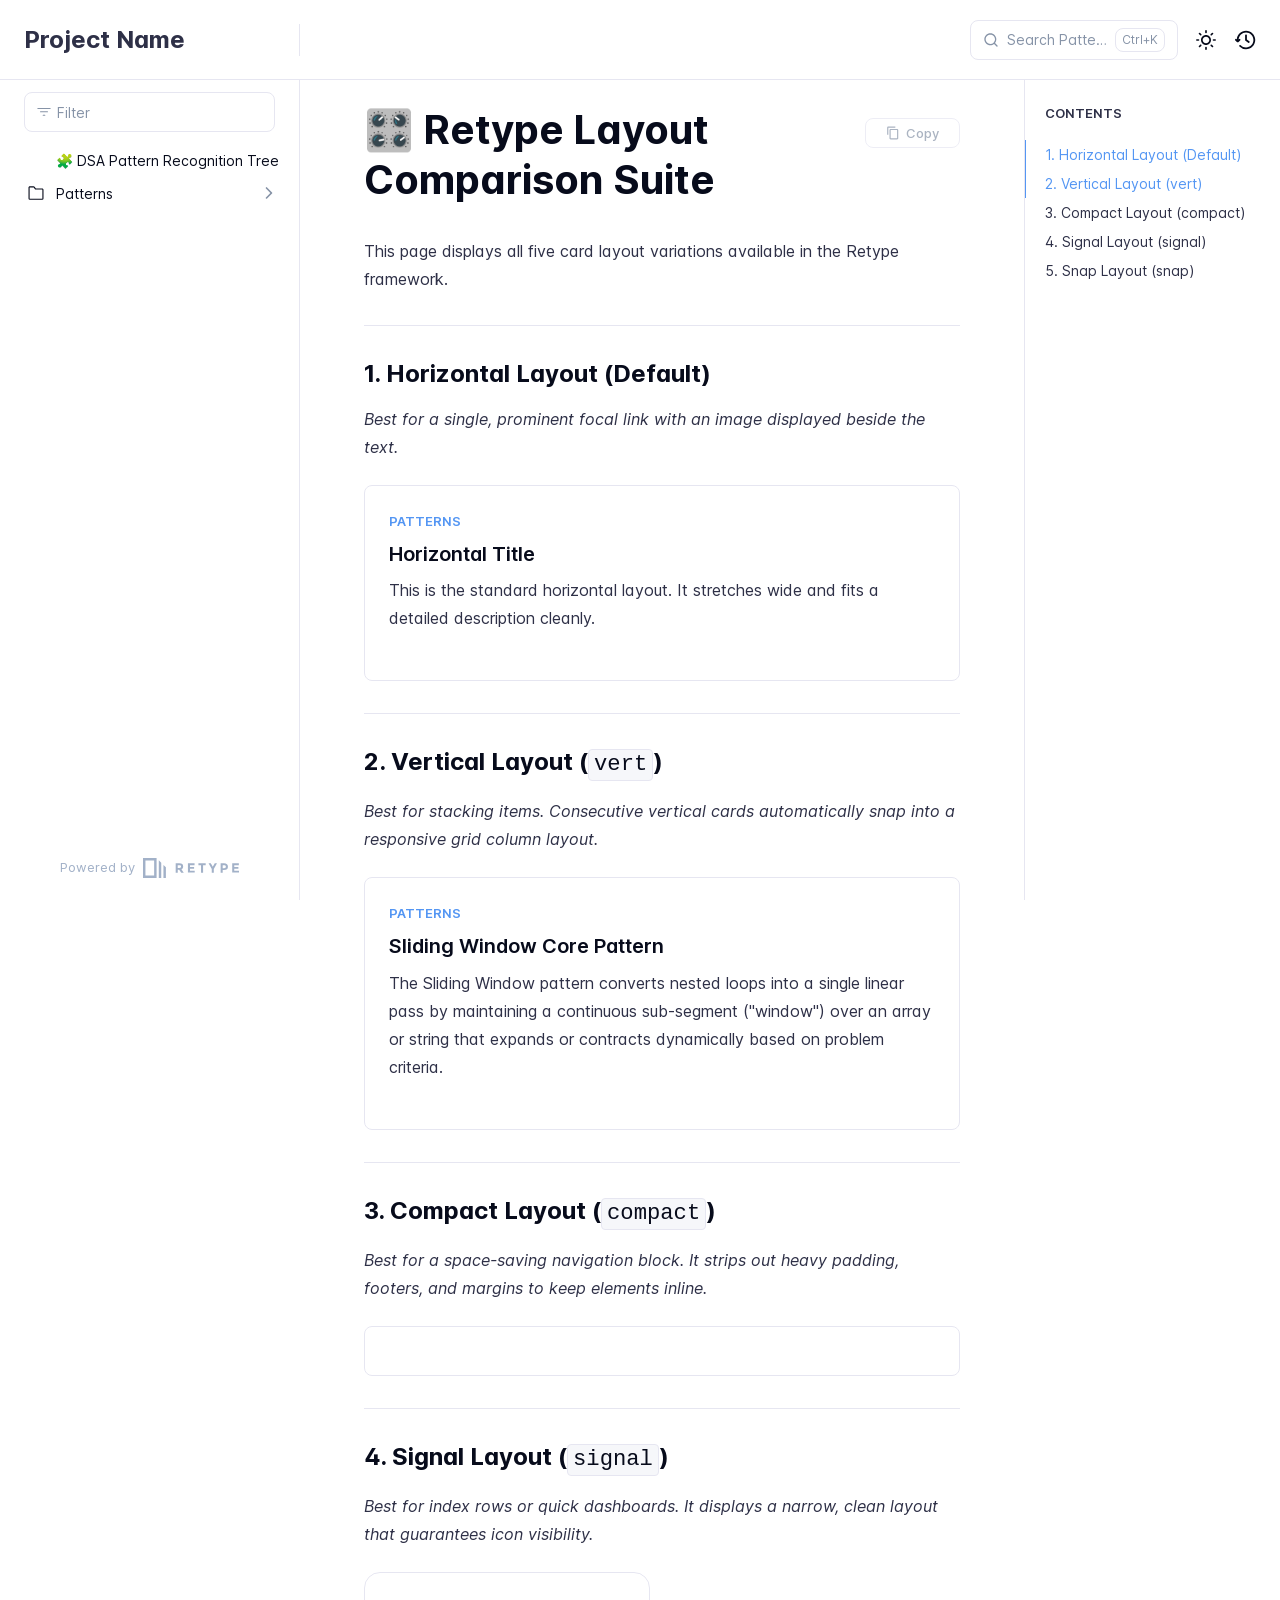
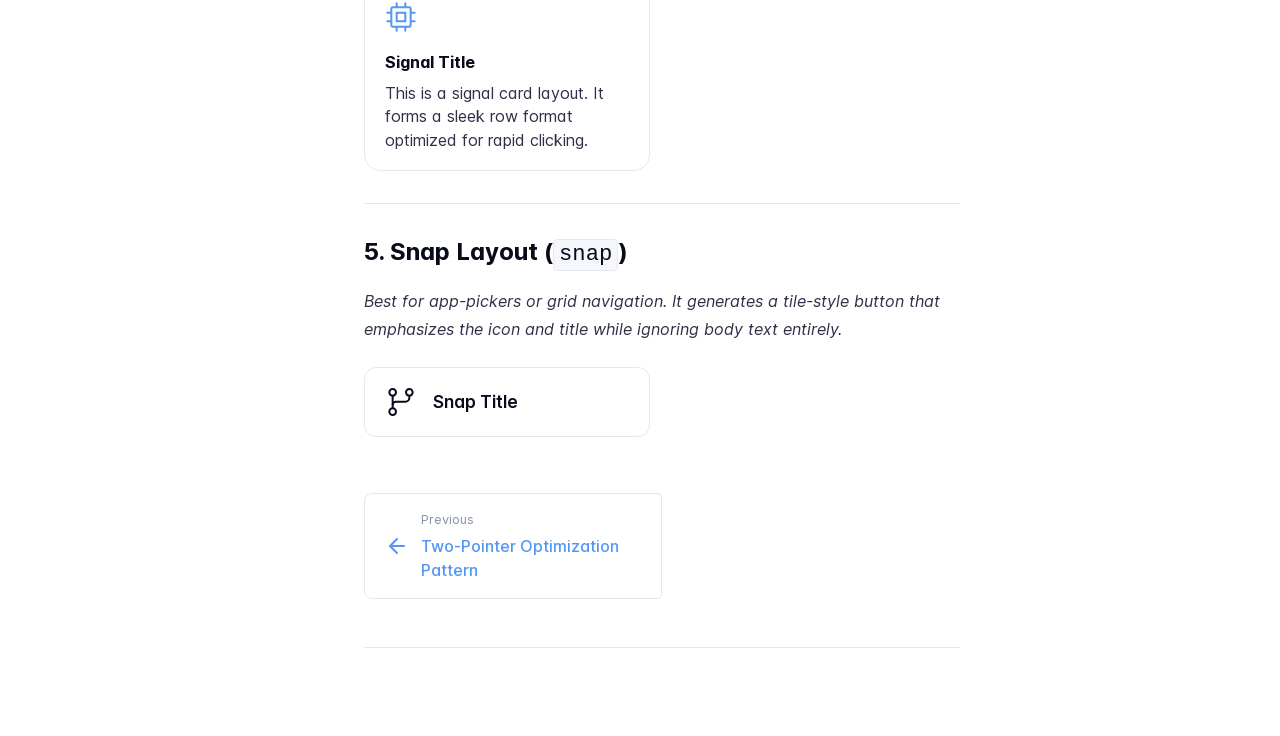
<file: layout-test/index.html>
<!DOCTYPE html>
<html lang="en" class="h-full">
<head>
    <meta charset="UTF-8">
    <meta name="viewport" content="width=device-width,initial-scale=1">
    <meta name="color-scheme" content="light dark">
    <meta name="turbo-cache-control" content="no-cache" data-turbo-track="reload" data-track-token="4.6.0.836619342614">

    <!-- See retype.com -->
    <meta name="generator" content="Retype 4.6.0">

    <!-- Primary Meta Tags -->
    <title>&#127899;️ Retype Layout Comparison Suite</title>
    <meta name="title" content="🎛️ Retype Layout Comparison Suite">
    <meta name="description" content="This page displays all five card layout variations available in the Retype framework.">

    <!-- Canonical -->
    <link rel="canonical" href="https://github.io/layout-test/">
    <link rel="sitemap" type="application/xml" title="Sitemap" href="https://github.io/sitemap.xml">

    <!-- Open Graph -->
    <meta property="og:type" content="website">
    <meta property="og:url" content="https://github.io/layout-test/">
    <meta property="og:title" content="🎛️ Retype Layout Comparison Suite">
    <meta property="og:description" content="This page displays all five card layout variations available in the Retype framework.">
    <meta property="og:site_name" content="Project Name">
    <meta property="og:locale" content="en_US">

    <!-- Twitter -->
    <meta name="twitter:card" content="summary_large_image">
    <meta name="twitter:url" content="https://github.io/layout-test/">
    <meta name="twitter:title" content="🎛️ Retype Layout Comparison Suite">
    <meta name="twitter:description" content="This page displays all five card layout variations available in the Retype framework.">

    <!-- Alternate Markdown -->
    <link rel="alternate" type="text/markdown" href="https://github.io/layout-test.md">

    <script data-cfasync="false">(function(){var cl=document.documentElement.classList,ls=localStorage.getItem("retype_scheme"),hd=cl.contains("dark"),hl=cl.contains("light"),wm=window.matchMedia&&window.matchMedia("(prefers-color-scheme: dark)").matches;if(ls==="dark"||(!ls&&wm&&!hd&&!hl)){cl.remove("light");cl.add("dark")}else if(ls==="light"||(!ls&&!wm&&!hd&&!hl)){cl.remove("dark");cl.add("light")}})();</script>

    <link href="../resources/css/retype.css?v=4.6.0.836619342614" rel="stylesheet">

    <script data-cfasync="false" src="../resources/js/config.js?v=4.6.0.836619342614" data-turbo-eval="false" defer></script>
    <script data-cfasync="false" src="../resources/js/retype.js?v=4.6.0" data-turbo-eval="false" defer></script>
    <script id="lunr-js" data-cfasync="false" src="../resources/js/lunr.js?v=4.6.0.836619342614" data-turbo-eval="false" defer></script>
</head>
<body>
    <div id="retype-app" class="relative text-base antialiased text-base-text bg-base-bg font-body">
    <div class="absolute bottom-0 left-0" style="top: 5rem; right: 50%"></div>

    <header id="retype-header" class="sticky top-0 z-30 flex w-full h-16 bg-header-bg border-b border-header-border md:h-20">
        <div class="container relative flex items-center justify-between pr-6 grow md:justify-start">
            <!-- Mobile menu button skeleton -->
            <button v-cloak class="skeleton retype-mobile-menu-button flex items-center justify-center shrink-0 overflow-hidden dark:text-white focus:outline-hidden rounded-full w-10 h-10 ml-3.5 md:hidden"><svg xmlns="http://www.w3.org/2000/svg" class="mb-px shrink-0" width="24" height="24" viewBox="0 0 24 24" role="presentation" style="margin-bottom: 0px;"><g fill="currentColor"><path d="M2 4h20v2H2zM2 11h20v2H2zM2 18h20v2H2z"></path></g></svg></button>
            <div v-cloak id="retype-sidebar-left-toggle-button"></div>
    
            <!-- Logo -->
            <div class="flex items-center justify-between h-full py-2 md:w-75">
                <div class="flex items-center px-2 md:px-6">
                    <a id="retype-branding-logo" href="https://github.io/" class="flex items-center leading-snug text-2xl">
                        <span class="dark:text-white font-bold line-clamp-1 md:line-clamp-2">Project Name</span>
                    </a>
                </div>
    
                <span class="hidden h-8 border-r md:inline-block border-base-border"></span>
            </div>
    
            <div class="flex justify-between md:grow">
                <!-- Top Nav -->
                <nav id="retype-header-nav" class="hidden md:flex">
                    <ul class="flex flex-col mb-4 md:pl-16 md:mb-0 md:flex-row md:items-center">
                        
                    </ul>
                </nav>
    
                <div v-cloak class="flex justify-end grow">
                    <div id="retype-mobile-search-button"></div>
                    <doc-search-desktop></doc-search-desktop>
    
                    <doc-theme-switch class="lg:ml-2"></doc-theme-switch>
                    <doc-history></doc-history>
                </div>
            </div>
        </div>
    </header>


    <div id="retype-container" class="container relative flex bg-white">
        <!-- Sidebar Skeleton -->
        <div v-cloak class="fixed flex flex-col shrink-0 duration-300 ease-in-out bg-sidebar-left-bg border-sidebar-left-border sidebar top-20 w-75 border-r h-screen md:sticky transition-transform skeleton">
        
            <div class="flex items-center h-16 px-6">
                <input id="retype-filter-input-mock" class="w-full h-10 pl-8 px-3 py-2 transition-colors duration-200 ease-linear bg-filter-bg border border-filter-border rounded-lg shadow-none md:text-sm hover:border-filter-border-hover focus:outline-hidden focus:border-filter-border-focus placeholder-filter-placeholder" type="text">
            </div>
        
            <div class="pl-6 mt-1 mb-4">
                <div class="w-32 h-3 mb-4 bg-skeleton-bg rounded-full loading"></div>
                <div class="w-48 h-3 mb-4 bg-skeleton-bg rounded-full loading"></div>
                <div class="w-40 h-3 mb-4 bg-skeleton-bg rounded-full loading"></div>
                <div class="w-32 h-3 mb-4 bg-skeleton-bg rounded-full loading"></div>
                <div class="w-48 h-3 mb-4 bg-skeleton-bg rounded-full loading"></div>
                <div class="w-40 h-3 mb-4 bg-skeleton-bg rounded-full loading"></div>
            </div>
        
            <div class="shrink-0 mt-auto bg-transparent dark:border-base-border">
                <a class="flex items-center justify-center flex-nowrap h-16 text-gray-350 dark:text-dark-400 hover:text-gray-600 dark:hover:text-dark-300 transition-colors duration-150 ease-in docs-powered-by" target="_blank" href="https://retype.com/" rel="noopener">
                    <span class="text-xs whitespace-nowrap">Powered by</span>
                    <svg xmlns="http://www.w3.org/2000/svg" class="ml-2" fill="currentColor" width="96" height="20" overflow="visible"><path d="M0 0v20h13.59V0H0zm11.15 17.54H2.44V2.46h8.71v15.08zM15.8 20h2.44V4.67L15.8 2.22zM20.45 6.89V20h2.44V9.34z"/><g><path d="M40.16 8.44c0 1.49-.59 2.45-1.75 2.88l2.34 3.32h-2.53l-2.04-2.96h-1.43v2.96h-2.06V5.36h3.5c1.43 0 2.46.24 3.07.73s.9 1.27.9 2.35zm-2.48 1.1c.26-.23.38-.59.38-1.09 0-.5-.13-.84-.4-1.03s-.73-.28-1.39-.28h-1.54v2.75h1.5c.72 0 1.2-.12 1.45-.35zM51.56 5.36V7.2h-4.59v1.91h4.13v1.76h-4.13v1.92h4.74v1.83h-6.79V5.36h6.64zM60.09 7.15v7.48h-2.06V7.15h-2.61V5.36h7.28v1.79h-2.61zM70.81 14.64h-2.06v-3.66l-3.19-5.61h2.23l1.99 3.45 1.99-3.45H74l-3.19 5.61v3.66zM83.99 6.19c.65.55.97 1.4.97 2.55s-.33 1.98-1 2.51-1.68.8-3.04.8h-1.23v2.59h-2.06V5.36h3.26c1.42 0 2.45.28 3.1.83zm-1.51 3.65c.25-.28.37-.69.37-1.22s-.16-.92-.48-1.14c-.32-.23-.82-.34-1.5-.34H79.7v3.12h1.38c.68 0 1.15-.14 1.4-.42zM95.85 5.36V7.2h-4.59v1.91h4.13v1.76h-4.13v1.92H96v1.83h-6.79V5.36h6.64z"/></g></svg>
                </a>
            </div>
        </div>
        
        <!-- Sidebar component -->
        <doc-sidebar v-cloak>
            <template #sidebar-footer>
                <div class="shrink-0 mt-auto border-t md:bg-transparent md:border-none dark:border-base-border">
        
                    <a class="flex items-center justify-center flex-nowrap h-16 text-gray-350 dark:text-dark-400 hover:text-gray-600 dark:hover:text-dark-300 transition-colors duration-150 ease-in docs-powered-by" target="_blank" href="https://retype.com/" rel="noopener">
                        <span class="text-xs whitespace-nowrap">Powered by</span>
                        <svg xmlns="http://www.w3.org/2000/svg" class="ml-2" fill="currentColor" width="96" height="20" overflow="visible"><path d="M0 0v20h13.59V0H0zm11.15 17.54H2.44V2.46h8.71v15.08zM15.8 20h2.44V4.67L15.8 2.22zM20.45 6.89V20h2.44V9.34z"/><g><path d="M40.16 8.44c0 1.49-.59 2.45-1.75 2.88l2.34 3.32h-2.53l-2.04-2.96h-1.43v2.96h-2.06V5.36h3.5c1.43 0 2.46.24 3.07.73s.9 1.27.9 2.35zm-2.48 1.1c.26-.23.38-.59.38-1.09 0-.5-.13-.84-.4-1.03s-.73-.28-1.39-.28h-1.54v2.75h1.5c.72 0 1.2-.12 1.45-.35zM51.56 5.36V7.2h-4.59v1.91h4.13v1.76h-4.13v1.92h4.74v1.83h-6.79V5.36h6.64zM60.09 7.15v7.48h-2.06V7.15h-2.61V5.36h7.28v1.79h-2.61zM70.81 14.64h-2.06v-3.66l-3.19-5.61h2.23l1.99 3.45 1.99-3.45H74l-3.19 5.61v3.66zM83.99 6.19c.65.55.97 1.4.97 2.55s-.33 1.98-1 2.51-1.68.8-3.04.8h-1.23v2.59h-2.06V5.36h3.26c1.42 0 2.45.28 3.1.83zm-1.51 3.65c.25-.28.37-.69.37-1.22s-.16-.92-.48-1.14c-.32-.23-.82-.34-1.5-.34H79.7v3.12h1.38c.68 0 1.15-.14 1.4-.42zM95.85 5.36V7.2h-4.59v1.91h4.13v1.76h-4.13v1.92H96v1.83h-6.79V5.36h6.64z"/></g></svg>
                    </a>
                </div>
            </template>
        </doc-sidebar>

        <div class="grow min-w-0 bg-body-bg">
            <!-- Render "toolbar" template here on api pages --><!-- Render page content -->
<div class="flex">
    <div id="retype-main" class="min-w-0 p-4 grow md:px-16">
        <main class="relative pb-12 lg:pt-2">
            <div class="relative retype-markdown" id="retype-content">
                <!-- Rendered if sidebar right is enabled -->
                <div id="retype-sidebar-right-toggle"></div>
                <doc-page-actions></doc-page-actions>

                <!-- Page content  -->
<h1 id="-retype-layout-comparison-suite"><span class="docs-emoji">&#x1F39B;&#xFE0F;</span> Retype Layout Comparison Suite</h1>
<p>This page displays all five card layout variations available in the Retype framework.</p>
<hr>
<h3 id="1-horizontal-layout-default">1. Horizontal Layout (Default)</h3>
<p><em>Best for a single, prominent focal link with an image displayed beside the text.</em></p>
<p>
<div class="card-container">
    <a href="../patterns/two-pointer/" class="group card no-link">
        <div class="p-card-padding">
            <div class="text-card-kicker font-card-kicker text-card-kicker-text card-kicker-case">Patterns</div>
            <div class="mt-2 text-card-title font-card-title leading-card-title text-card-title-text md:text-card-title-md">Horizontal Title</div>
            <div class="line-clamp-5"><p class="mt-card-description-margin-top text-card-description-text">This is the standard horizontal layout. It stretches wide and fits a detailed description cleanly.</p></div>
        </div>
    </a>
</div>
</p>
<hr>
<h3 id="2-vertical-layout-vert">2. Vertical Layout (<code translate="no" v-pre>vert</code>)</h3>
<p><em>Best for stacking items. Consecutive vertical cards automatically snap into a responsive grid column layout.</em></p>
<p>
<div class="card-container">
    <a href="../patterns/sliding-window/" class="group card no-link">
        <div class="p-card-padding">
            <div class="text-card-kicker font-card-kicker text-card-kicker-text card-kicker-case">Patterns</div>
            <div class="mt-2 text-card-title font-card-title leading-card-title text-card-title-text md:text-card-title-md">Sliding Window Core Pattern</div>
            <div class="line-clamp-5"><p class="mt-card-description-margin-top text-card-description-text">The Sliding Window pattern converts nested loops into a single linear pass by maintaining a continuous sub-segment ("window") over an array or string that expands or contracts dynamically based on problem criteria.</p></div>
        </div>
    </a>
</div>
</p>
<hr>
<h3 id="3-compact-layout-compact">3. Compact Layout (<code translate="no" v-pre>compact</code>)</h3>
<p><em>Best for a space-saving navigation block. It strips out heavy padding, footers, and margins to keep elements inline.</em></p>
<p>
<div class="card-container">
    <a href="patterns/backtracking.md" class="group card no-link">
        <div class="p-card-padding">
        </div>
    </a>
</div>
</p>
<hr>
<h3 id="4-signal-layout-signal">4. Signal Layout (<code translate="no" v-pre>signal</code>)</h3>
<p><em>Best for index rows or quick dashboards. It displays a narrow, clean layout that guarantees icon visibility.</em></p>
<p>
<div class="card-signal-group">
<div class="card-signal-container">
    <a href="patterns/dp.md" class="group card-signal no-link">
        <div class="card-signal-body">
            <div class="card-signal-media-row">
                <span class="card-signal-media card-signal-icon"><svg xmlns="http://www.w3.org/2000/svg" viewBox="0 0 24 24" role="presentation" fill="currentColor"><!--icon--><path d="M8.75 8h6.5a.75.75 0 0 1 .75.75v6.5a.75.75 0 0 1-.75.75h-6.5a.75.75 0 0 1-.75-.75v-6.5A.75.75 0 0 1 8.75 8Zm.75 6.5h5v-5h-5Z"/><path d="M15.25 1a.75.75 0 0 1 .75.75V4h2.25c.966 0 1.75.784 1.75 1.75V8h2.25a.75.75 0 0 1 0 1.5H20v5h2.25a.75.75 0 0 1 0 1.5H20v2.25A1.75 1.75 0 0 1 18.25 20H16v2.25a.75.75 0 0 1-1.5 0V20h-5v2.25a.75.75 0 0 1-1.5 0V20H5.75A1.75 1.75 0 0 1 4 18.25V16H1.75a.75.75 0 0 1 0-1.5H4v-5H1.75a.75.75 0 0 1 0-1.5H4V5.75C4 4.784 4.784 4 5.75 4H8V1.75a.75.75 0 0 1 1.5 0V4h5V1.75a.75.75 0 0 1 .75-.75Zm3 17.5a.25.25 0 0 0 .25-.25V5.75a.25.25 0 0 0-.25-.25H5.75a.25.25 0 0 0-.25.25v12.5c0 .138.112.25.25.25Z"/></svg></span>
            </div>
            <div class="card-signal-title">Signal Title</div>
            <p class="card-signal-description">This is a signal card layout. It forms a sleek row format optimized for rapid clicking.</p>
        </div>
    </a>
</div>
</div>
</p>
<hr>
<h3 id="5-snap-layout-snap">5. Snap Layout (<code translate="no" v-pre>snap</code>)</h3>
<p><em>Best for app-pickers or grid navigation. It generates a tile-style button that emphasizes the icon and title while ignoring body text entirely.</em></p>
<p>
<div class="card-snap-group">
<div class="card-snap-container">
    <a href="../" class="group card-snap no-link">
        <div class="card-snap-body">
                <span class="card-snap-icon"><svg xmlns="http://www.w3.org/2000/svg" viewBox="0 0 24 24" role="presentation" fill="currentColor"><!--icon--><path d="M15 4.75a3.25 3.25 0 1 1 6.5 0 3.25 3.25 0 0 1-6.5 0ZM2.5 19.25a3.25 3.25 0 1 1 6.5 0 3.25 3.25 0 0 1-6.5 0Zm0-14.5a3.25 3.25 0 1 1 6.5 0 3.25 3.25 0 0 1-6.5 0ZM5.75 6.5a1.75 1.75 0 1 0-.001-3.501A1.75 1.75 0 0 0 5.75 6.5Zm0 14.5a1.75 1.75 0 1 0-.001-3.501A1.75 1.75 0 0 0 5.75 21Zm12.5-14.5a1.75 1.75 0 1 0-.001-3.501A1.75 1.75 0 0 0 18.25 6.5Z"/><path d="M5.75 16.75A.75.75 0 0 1 5 16V8a.75.75 0 0 1 1.5 0v8a.75.75 0 0 1-.75.75Z"/><path d="M17.5 8.75v-1H19v1a3.75 3.75 0 0 1-3.75 3.75h-7a1.75 1.75 0 0 0-1.75 1.75H5A3.25 3.25 0 0 1 8.25 11h7a2.25 2.25 0 0 0 2.25-2.25Z"/></svg></span>
            <div class="card-snap-title">Snap Title</div>
        </div>
    </a>
</div>
</div>
</p>

                
                <!-- Required only on API pages -->
                <doc-toolbar-member-filter-no-results></doc-toolbar-member-filter-no-results>
            </div>
            <footer id="retype-content-footer" class="clear-both">
            
                <nav id="retype-nextprev" class="print:hidden flex mt-14">
                    <div class="w-1/2">
                        <a class="px-5 py-4 h-full flex items-center break-normal font-medium text-body-link border border-base-border hover:border-base-border-hover rounded-r rounded-l-lg transition-colors duration-150 relative hover:z-5" href="../patterns/two-pointer/">
                            <svg xmlns="http://www.w3.org/2000/svg" class="mr-3" width="24" height="24" viewBox="0 0 24 24" fill="currentColor" overflow="visible"><path d="M19 11H7.41l5.29-5.29a.996.996 0 10-1.41-1.41l-7 7a1 1 0 000 1.42l7 7a1.024 1.024 0 001.42-.01.996.996 0 000-1.41L7.41 13H19c.55 0 1-.45 1-1s-.45-1-1-1z" /><path fill="none" d="M0 0h24v24H0z" /></svg>
                            <span>
                                <span class="block text-xs font-normal text-base-text-muted">Previous</span>
                                <span class="block mt-1">Two-​Pointer Optimization Pattern</span>
                            </span>
                        </a>
                    </div>
            
                    <div class="w-1/2">
                    </div>
                </nav>
            </footer>
        </main>

        <div id="retype-page-footer" class="print:border-none border-t border-base-border pt-6 mb-8">
            <footer class="flex flex-wrap items-center justify-between print:justify-center">
                <div id="retype-footer-links" class="print:hidden">
                    <ul class="flex flex-wrap items-center text-sm">
                    </ul>
                </div>
                <div id="retype-copyright" class="print:justify-center py-2 text-footer-text font-footer-link text-sm leading-relaxed"></div>
            </footer>
        </div>
    </div>

    <!-- Rendered if sidebar right is enabled -->
    <!-- Sidebar right skeleton-->
    <div v-cloak class="fixed top-0 bottom-0 right-0 translate-x-full bg-sidebar-right-bg border-sidebar-right-border lg:sticky lg:border-l lg:shrink-0 lg:pt-6 lg:translate-x-0 sm:w-1/2 lg:w-64 lg:z-0 md:w-104 sidebar-right skeleton">
        <div class="pl-5">
            <div class="w-32 h-3 mb-4 bg-skeleton-bg rounded-full loading"></div>
            <div class="w-48 h-3 mb-4 bg-skeleton-bg rounded-full loading"></div>
            <div class="w-40 h-3 mb-4 bg-skeleton-bg rounded-full loading"></div>
        </div>
    </div>

    <!-- User should be able to hide sidebar right -->
    <doc-sidebar-right v-cloak></doc-sidebar-right>
</div>

        </div>
    </div>

    <doc-search-mobile></doc-search-mobile>
    <doc-back-to-top></doc-back-to-top>
</div>


    <div id="retype-overlay-target"></div>

        <script data-cfasync="false">window.__DOCS__ = { "title": "🎛️ Retype Layout Comparison Suite", level: 1, icon: "file", hasPrism: false, hasInstagram: false, hasMermaid: false, hasMath: false, tocDepth: 23, "md": "/layout-test.md" }</script>
</body>
</html>
</file>
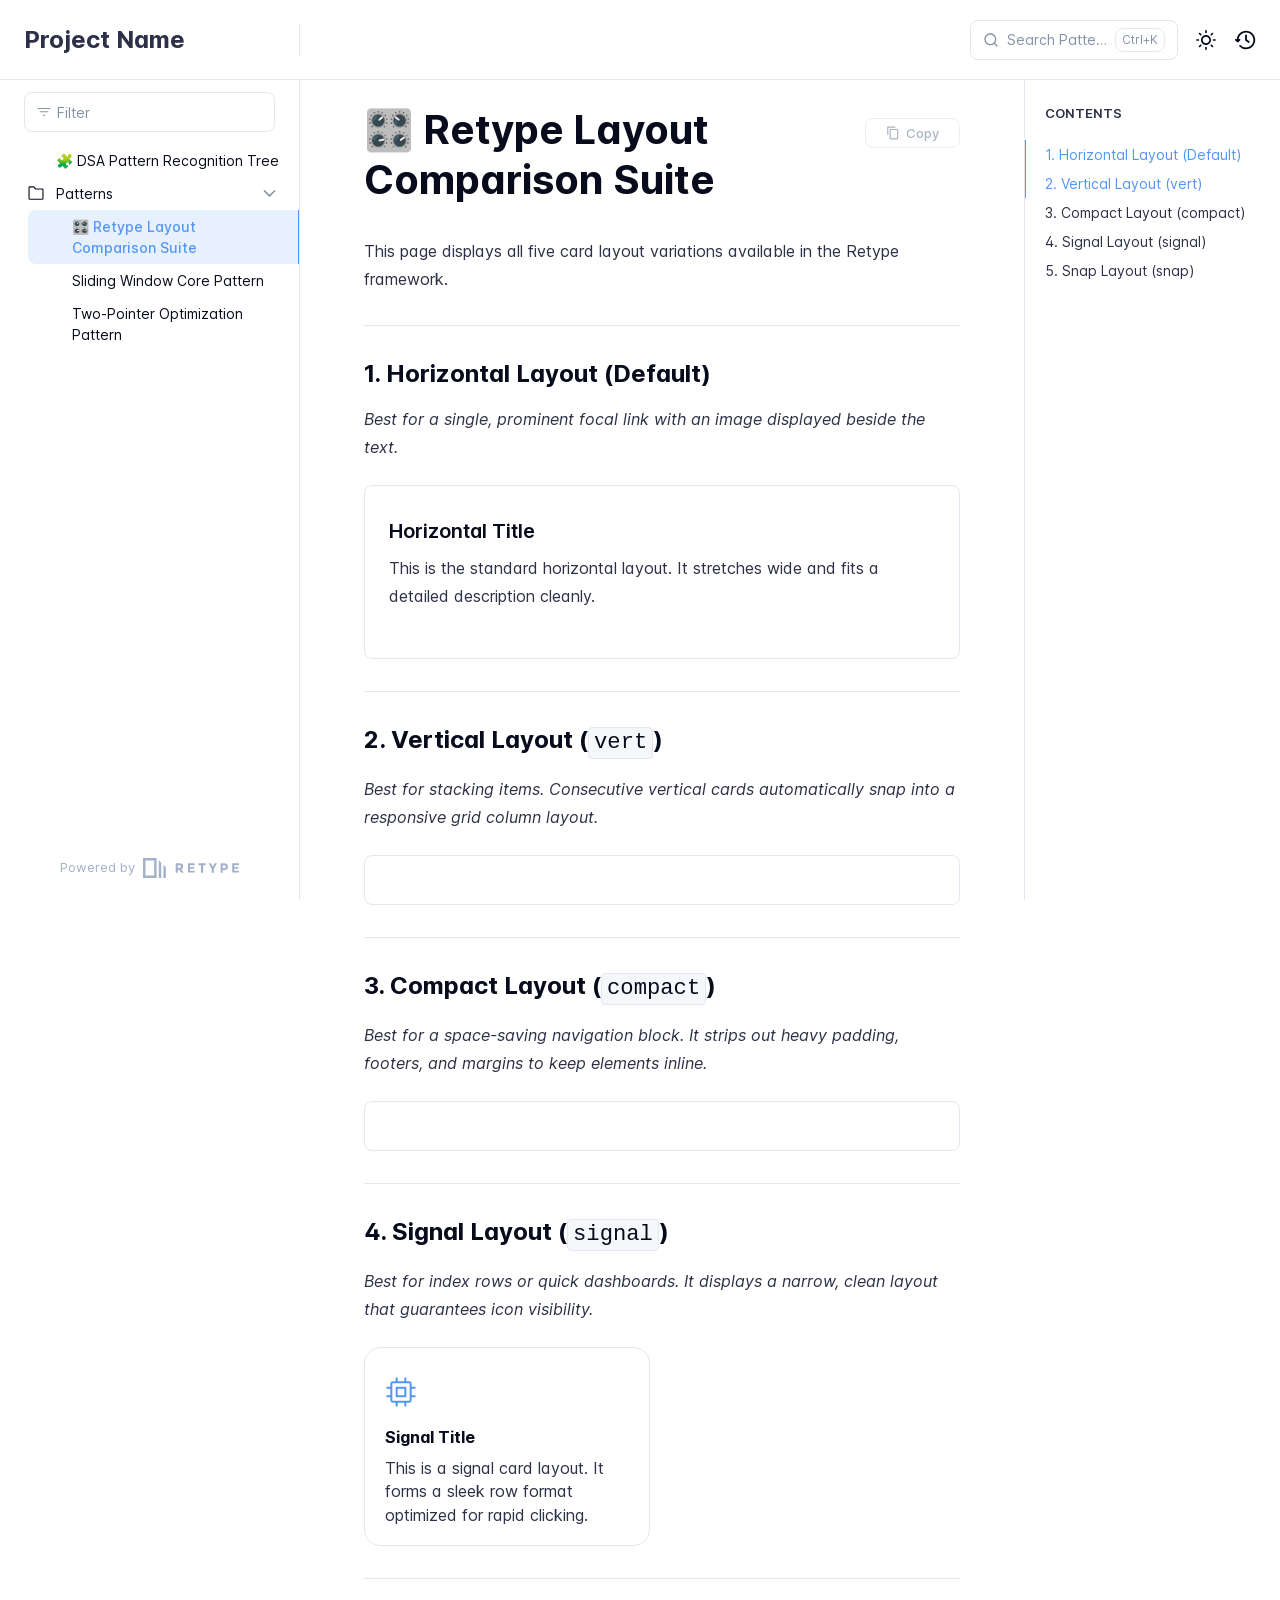
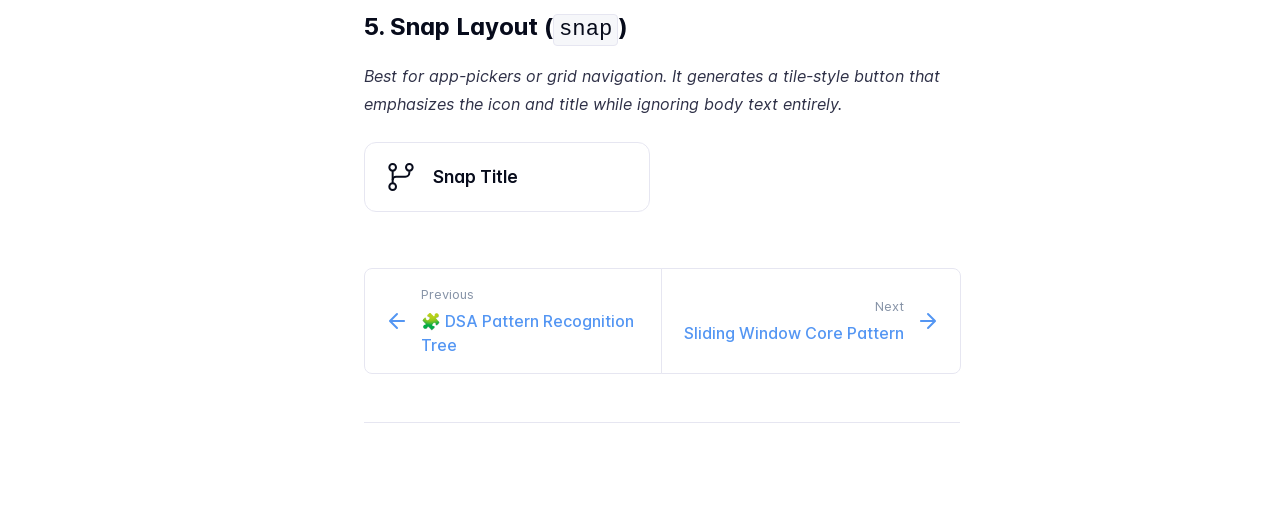
<file: patterns/layout-test/index.html>
<!DOCTYPE html>
<html lang="en" class="h-full">
<head>
    <meta charset="UTF-8">
    <meta name="viewport" content="width=device-width,initial-scale=1">
    <meta name="color-scheme" content="light dark">
    <meta name="turbo-cache-control" content="no-cache" data-turbo-track="reload" data-track-token="4.6.0.836620506562">

    <!-- See retype.com -->
    <meta name="generator" content="Retype 4.6.0">

    <!-- Primary Meta Tags -->
    <title>&#127899;️ Retype Layout Comparison Suite</title>
    <meta name="title" content="🎛️ Retype Layout Comparison Suite">
    <meta name="description" content="This page displays all five card layout variations available in the Retype framework.">

    <!-- Canonical -->
    <link rel="canonical" href="https://github.io/patterns/layout-test/">
    <link rel="sitemap" type="application/xml" title="Sitemap" href="https://github.io/sitemap.xml">

    <!-- Open Graph -->
    <meta property="og:type" content="website">
    <meta property="og:url" content="https://github.io/patterns/layout-test/">
    <meta property="og:title" content="🎛️ Retype Layout Comparison Suite">
    <meta property="og:description" content="This page displays all five card layout variations available in the Retype framework.">
    <meta property="og:site_name" content="Project Name">
    <meta property="og:locale" content="en_US">

    <!-- Twitter -->
    <meta name="twitter:card" content="summary_large_image">
    <meta name="twitter:url" content="https://github.io/patterns/layout-test/">
    <meta name="twitter:title" content="🎛️ Retype Layout Comparison Suite">
    <meta name="twitter:description" content="This page displays all five card layout variations available in the Retype framework.">

    <!-- Alternate Markdown -->
    <link rel="alternate" type="text/markdown" href="https://github.io/patterns/layout-test.md">

    <script data-cfasync="false">(function(){var cl=document.documentElement.classList,ls=localStorage.getItem("retype_scheme"),hd=cl.contains("dark"),hl=cl.contains("light"),wm=window.matchMedia&&window.matchMedia("(prefers-color-scheme: dark)").matches;if(ls==="dark"||(!ls&&wm&&!hd&&!hl)){cl.remove("light");cl.add("dark")}else if(ls==="light"||(!ls&&!wm&&!hd&&!hl)){cl.remove("dark");cl.add("light")}})();</script>

    <link href="../../resources/css/retype.css?v=4.6.0.836620506562" rel="stylesheet">

    <script data-cfasync="false" src="../../resources/js/config.js?v=4.6.0.836620506562" data-turbo-eval="false" defer></script>
    <script data-cfasync="false" src="../../resources/js/retype.js?v=4.6.0" data-turbo-eval="false" defer></script>
    <script id="lunr-js" data-cfasync="false" src="../../resources/js/lunr.js?v=4.6.0.836620506562" data-turbo-eval="false" defer></script>
</head>
<body>
    <div id="retype-app" class="relative text-base antialiased text-base-text bg-base-bg font-body">
    <div class="absolute bottom-0 left-0" style="top: 5rem; right: 50%"></div>

    <header id="retype-header" class="sticky top-0 z-30 flex w-full h-16 bg-header-bg border-b border-header-border md:h-20">
        <div class="container relative flex items-center justify-between pr-6 grow md:justify-start">
            <!-- Mobile menu button skeleton -->
            <button v-cloak class="skeleton retype-mobile-menu-button flex items-center justify-center shrink-0 overflow-hidden dark:text-white focus:outline-hidden rounded-full w-10 h-10 ml-3.5 md:hidden"><svg xmlns="http://www.w3.org/2000/svg" class="mb-px shrink-0" width="24" height="24" viewBox="0 0 24 24" role="presentation" style="margin-bottom: 0px;"><g fill="currentColor"><path d="M2 4h20v2H2zM2 11h20v2H2zM2 18h20v2H2z"></path></g></svg></button>
            <div v-cloak id="retype-sidebar-left-toggle-button"></div>
    
            <!-- Logo -->
            <div class="flex items-center justify-between h-full py-2 md:w-75">
                <div class="flex items-center px-2 md:px-6">
                    <a id="retype-branding-logo" href="https://github.io/" class="flex items-center leading-snug text-2xl">
                        <span class="dark:text-white font-bold line-clamp-1 md:line-clamp-2">Project Name</span>
                    </a>
                </div>
    
                <span class="hidden h-8 border-r md:inline-block border-base-border"></span>
            </div>
    
            <div class="flex justify-between md:grow">
                <!-- Top Nav -->
                <nav id="retype-header-nav" class="hidden md:flex">
                    <ul class="flex flex-col mb-4 md:pl-16 md:mb-0 md:flex-row md:items-center">
                        
                    </ul>
                </nav>
    
                <div v-cloak class="flex justify-end grow">
                    <div id="retype-mobile-search-button"></div>
                    <doc-search-desktop></doc-search-desktop>
    
                    <doc-theme-switch class="lg:ml-2"></doc-theme-switch>
                    <doc-history></doc-history>
                </div>
            </div>
        </div>
    </header>


    <div id="retype-container" class="container relative flex bg-white">
        <!-- Sidebar Skeleton -->
        <div v-cloak class="fixed flex flex-col shrink-0 duration-300 ease-in-out bg-sidebar-left-bg border-sidebar-left-border sidebar top-20 w-75 border-r h-screen md:sticky transition-transform skeleton">
        
            <div class="flex items-center h-16 px-6">
                <input id="retype-filter-input-mock" class="w-full h-10 pl-8 px-3 py-2 transition-colors duration-200 ease-linear bg-filter-bg border border-filter-border rounded-lg shadow-none md:text-sm hover:border-filter-border-hover focus:outline-hidden focus:border-filter-border-focus placeholder-filter-placeholder" type="text">
            </div>
        
            <div class="pl-6 mt-1 mb-4">
                <div class="w-32 h-3 mb-4 bg-skeleton-bg rounded-full loading"></div>
                <div class="w-48 h-3 mb-4 bg-skeleton-bg rounded-full loading"></div>
                <div class="w-40 h-3 mb-4 bg-skeleton-bg rounded-full loading"></div>
                <div class="w-32 h-3 mb-4 bg-skeleton-bg rounded-full loading"></div>
                <div class="w-48 h-3 mb-4 bg-skeleton-bg rounded-full loading"></div>
                <div class="w-40 h-3 mb-4 bg-skeleton-bg rounded-full loading"></div>
            </div>
        
            <div class="shrink-0 mt-auto bg-transparent dark:border-base-border">
                <a class="flex items-center justify-center flex-nowrap h-16 text-gray-350 dark:text-dark-400 hover:text-gray-600 dark:hover:text-dark-300 transition-colors duration-150 ease-in docs-powered-by" target="_blank" href="https://retype.com/" rel="noopener">
                    <span class="text-xs whitespace-nowrap">Powered by</span>
                    <svg xmlns="http://www.w3.org/2000/svg" class="ml-2" fill="currentColor" width="96" height="20" overflow="visible"><path d="M0 0v20h13.59V0H0zm11.15 17.54H2.44V2.46h8.71v15.08zM15.8 20h2.44V4.67L15.8 2.22zM20.45 6.89V20h2.44V9.34z"/><g><path d="M40.16 8.44c0 1.49-.59 2.45-1.75 2.88l2.34 3.32h-2.53l-2.04-2.96h-1.43v2.96h-2.06V5.36h3.5c1.43 0 2.46.24 3.07.73s.9 1.27.9 2.35zm-2.48 1.1c.26-.23.38-.59.38-1.09 0-.5-.13-.84-.4-1.03s-.73-.28-1.39-.28h-1.54v2.75h1.5c.72 0 1.2-.12 1.45-.35zM51.56 5.36V7.2h-4.59v1.91h4.13v1.76h-4.13v1.92h4.74v1.83h-6.79V5.36h6.64zM60.09 7.15v7.48h-2.06V7.15h-2.61V5.36h7.28v1.79h-2.61zM70.81 14.64h-2.06v-3.66l-3.19-5.61h2.23l1.99 3.45 1.99-3.45H74l-3.19 5.61v3.66zM83.99 6.19c.65.55.97 1.4.97 2.55s-.33 1.98-1 2.51-1.68.8-3.04.8h-1.23v2.59h-2.06V5.36h3.26c1.42 0 2.45.28 3.1.83zm-1.51 3.65c.25-.28.37-.69.37-1.22s-.16-.92-.48-1.14c-.32-.23-.82-.34-1.5-.34H79.7v3.12h1.38c.68 0 1.15-.14 1.4-.42zM95.85 5.36V7.2h-4.59v1.91h4.13v1.76h-4.13v1.92H96v1.83h-6.79V5.36h6.64z"/></g></svg>
                </a>
            </div>
        </div>
        
        <!-- Sidebar component -->
        <doc-sidebar v-cloak>
            <template #sidebar-footer>
                <div class="shrink-0 mt-auto border-t md:bg-transparent md:border-none dark:border-base-border">
        
                    <a class="flex items-center justify-center flex-nowrap h-16 text-gray-350 dark:text-dark-400 hover:text-gray-600 dark:hover:text-dark-300 transition-colors duration-150 ease-in docs-powered-by" target="_blank" href="https://retype.com/" rel="noopener">
                        <span class="text-xs whitespace-nowrap">Powered by</span>
                        <svg xmlns="http://www.w3.org/2000/svg" class="ml-2" fill="currentColor" width="96" height="20" overflow="visible"><path d="M0 0v20h13.59V0H0zm11.15 17.54H2.44V2.46h8.71v15.08zM15.8 20h2.44V4.67L15.8 2.22zM20.45 6.89V20h2.44V9.34z"/><g><path d="M40.16 8.44c0 1.49-.59 2.45-1.75 2.88l2.34 3.32h-2.53l-2.04-2.96h-1.43v2.96h-2.06V5.36h3.5c1.43 0 2.46.24 3.07.73s.9 1.27.9 2.35zm-2.48 1.1c.26-.23.38-.59.38-1.09 0-.5-.13-.84-.4-1.03s-.73-.28-1.39-.28h-1.54v2.75h1.5c.72 0 1.2-.12 1.45-.35zM51.56 5.36V7.2h-4.59v1.91h4.13v1.76h-4.13v1.92h4.74v1.83h-6.79V5.36h6.64zM60.09 7.15v7.48h-2.06V7.15h-2.61V5.36h7.28v1.79h-2.61zM70.81 14.64h-2.06v-3.66l-3.19-5.61h2.23l1.99 3.45 1.99-3.45H74l-3.19 5.61v3.66zM83.99 6.19c.65.55.97 1.4.97 2.55s-.33 1.98-1 2.51-1.68.8-3.04.8h-1.23v2.59h-2.06V5.36h3.26c1.42 0 2.45.28 3.1.83zm-1.51 3.65c.25-.28.37-.69.37-1.22s-.16-.92-.48-1.14c-.32-.23-.82-.34-1.5-.34H79.7v3.12h1.38c.68 0 1.15-.14 1.4-.42zM95.85 5.36V7.2h-4.59v1.91h4.13v1.76h-4.13v1.92H96v1.83h-6.79V5.36h6.64z"/></g></svg>
                    </a>
                </div>
            </template>
        </doc-sidebar>

        <div class="grow min-w-0 bg-body-bg">
            <!-- Render "toolbar" template here on api pages --><!-- Render page content -->
<div class="flex">
    <div id="retype-main" class="min-w-0 p-4 grow md:px-16">
        <main class="relative pb-12 lg:pt-2">
            <div class="relative retype-markdown" id="retype-content">
                <!-- Rendered if sidebar right is enabled -->
                <div id="retype-sidebar-right-toggle"></div>
                <doc-page-actions></doc-page-actions>

                <!-- Page content  -->
<h1 id="-retype-layout-comparison-suite"><span class="docs-emoji">&#x1F39B;&#xFE0F;</span> Retype Layout Comparison Suite</h1>
<p>This page displays all five card layout variations available in the Retype framework.</p>
<hr>
<h3 id="1-horizontal-layout-default">1. Horizontal Layout (Default)</h3>
<p><em>Best for a single, prominent focal link with an image displayed beside the text.</em></p>
<p>
<div class="card-container">
    <a href="patterns/two-pointer.md" class="group card no-link">
        <div class="p-card-padding">
            <div class="mt-2 text-card-title font-card-title leading-card-title text-card-title-text md:text-card-title-md">Horizontal Title</div>
            <div class="line-clamp-7"><p class="mt-card-description-margin-top text-card-description-text">This is the standard horizontal layout. It stretches wide and fits a detailed description cleanly.</p></div>
        </div>
    </a>
</div>
</p>
<hr>
<h3 id="2-vertical-layout-vert">2. Vertical Layout (<code translate="no" v-pre>vert</code>)</h3>
<p><em>Best for stacking items. Consecutive vertical cards automatically snap into a responsive grid column layout.</em></p>
<p>
<div class="card-container">
    <a href="patterns/sliding-window.md" class="group card no-link">
        <div class="p-card-padding">
        </div>
    </a>
</div>
</p>
<hr>
<h3 id="3-compact-layout-compact">3. Compact Layout (<code translate="no" v-pre>compact</code>)</h3>
<p><em>Best for a space-saving navigation block. It strips out heavy padding, footers, and margins to keep elements inline.</em></p>
<p>
<div class="card-container">
    <a href="patterns/backtracking.md" class="group card no-link">
        <div class="p-card-padding">
        </div>
    </a>
</div>
</p>
<hr>
<h3 id="4-signal-layout-signal">4. Signal Layout (<code translate="no" v-pre>signal</code>)</h3>
<p><em>Best for index rows or quick dashboards. It displays a narrow, clean layout that guarantees icon visibility.</em></p>
<p>
<div class="card-signal-group">
<div class="card-signal-container">
    <a href="patterns/dp.md" class="group card-signal no-link">
        <div class="card-signal-body">
            <div class="card-signal-media-row">
                <span class="card-signal-media card-signal-icon"><svg xmlns="http://www.w3.org/2000/svg" viewBox="0 0 24 24" role="presentation" fill="currentColor"><!--icon--><path d="M8.75 8h6.5a.75.75 0 0 1 .75.75v6.5a.75.75 0 0 1-.75.75h-6.5a.75.75 0 0 1-.75-.75v-6.5A.75.75 0 0 1 8.75 8Zm.75 6.5h5v-5h-5Z"/><path d="M15.25 1a.75.75 0 0 1 .75.75V4h2.25c.966 0 1.75.784 1.75 1.75V8h2.25a.75.75 0 0 1 0 1.5H20v5h2.25a.75.75 0 0 1 0 1.5H20v2.25A1.75 1.75 0 0 1 18.25 20H16v2.25a.75.75 0 0 1-1.5 0V20h-5v2.25a.75.75 0 0 1-1.5 0V20H5.75A1.75 1.75 0 0 1 4 18.25V16H1.75a.75.75 0 0 1 0-1.5H4v-5H1.75a.75.75 0 0 1 0-1.5H4V5.75C4 4.784 4.784 4 5.75 4H8V1.75a.75.75 0 0 1 1.5 0V4h5V1.75a.75.75 0 0 1 .75-.75Zm3 17.5a.25.25 0 0 0 .25-.25V5.75a.25.25 0 0 0-.25-.25H5.75a.25.25 0 0 0-.25.25v12.5c0 .138.112.25.25.25Z"/></svg></span>
            </div>
            <div class="card-signal-title">Signal Title</div>
            <p class="card-signal-description">This is a signal card layout. It forms a sleek row format optimized for rapid clicking.</p>
        </div>
    </a>
</div>
</div>
</p>
<hr>
<h3 id="5-snap-layout-snap">5. Snap Layout (<code translate="no" v-pre>snap</code>)</h3>
<p><em>Best for app-pickers or grid navigation. It generates a tile-style button that emphasizes the icon and title while ignoring body text entirely.</em></p>
<p>
<div class="card-snap-group">
<div class="card-snap-container">
    <a href="readme.md" class="group card-snap no-link">
        <div class="card-snap-body">
                <span class="card-snap-icon"><svg xmlns="http://www.w3.org/2000/svg" viewBox="0 0 24 24" role="presentation" fill="currentColor"><!--icon--><path d="M15 4.75a3.25 3.25 0 1 1 6.5 0 3.25 3.25 0 0 1-6.5 0ZM2.5 19.25a3.25 3.25 0 1 1 6.5 0 3.25 3.25 0 0 1-6.5 0Zm0-14.5a3.25 3.25 0 1 1 6.5 0 3.25 3.25 0 0 1-6.5 0ZM5.75 6.5a1.75 1.75 0 1 0-.001-3.501A1.75 1.75 0 0 0 5.75 6.5Zm0 14.5a1.75 1.75 0 1 0-.001-3.501A1.75 1.75 0 0 0 5.75 21Zm12.5-14.5a1.75 1.75 0 1 0-.001-3.501A1.75 1.75 0 0 0 18.25 6.5Z"/><path d="M5.75 16.75A.75.75 0 0 1 5 16V8a.75.75 0 0 1 1.5 0v8a.75.75 0 0 1-.75.75Z"/><path d="M17.5 8.75v-1H19v1a3.75 3.75 0 0 1-3.75 3.75h-7a1.75 1.75 0 0 0-1.75 1.75H5A3.25 3.25 0 0 1 8.25 11h7a2.25 2.25 0 0 0 2.25-2.25Z"/></svg></span>
            <div class="card-snap-title">Snap Title</div>
        </div>
    </a>
</div>
</div>
</p>

                
                <!-- Required only on API pages -->
                <doc-toolbar-member-filter-no-results></doc-toolbar-member-filter-no-results>
            </div>
            <footer id="retype-content-footer" class="clear-both">
            
                <nav id="retype-nextprev" class="print:hidden flex mt-14">
                    <div class="w-1/2">
                        <a class="px-5 py-4 h-full flex items-center break-normal font-medium text-body-link border border-base-border hover:border-base-border-hover rounded-l-lg transition-colors duration-150 relative hover:z-5" href="../../">
                            <svg xmlns="http://www.w3.org/2000/svg" class="mr-3" width="24" height="24" viewBox="0 0 24 24" fill="currentColor" overflow="visible"><path d="M19 11H7.41l5.29-5.29a.996.996 0 10-1.41-1.41l-7 7a1 1 0 000 1.42l7 7a1.024 1.024 0 001.42-.01.996.996 0 000-1.41L7.41 13H19c.55 0 1-.45 1-1s-.45-1-1-1z" /><path fill="none" d="M0 0h24v24H0z" /></svg>
                            <span>
                                <span class="block text-xs font-normal text-base-text-muted">Previous</span>
                                <span class="block mt-1">&#129513; DSA Pattern Recognition Tree</span>
                            </span>
                        </a>
                    </div>
            
                    <div class="w-1/2">
                        <a class="px-5 py-4 -mx-px h-full flex items-center justify-end break-normal font-medium text-body-link border border-base-border hover:border-base-border-hover rounded-r-lg transition-colors duration-150 relative hover:z-5" href="../../patterns/sliding-window/">
                            <span>
                                <span class="block text-xs font-normal text-right text-base-text-muted">Next</span>
                                <span class="block mt-1">Sliding Window Core Pattern</span>
                            </span>
                            <svg xmlns="http://www.w3.org/2000/svg" class="ml-3" width="24" height="24" viewBox="0 0 24 24" fill="currentColor" overflow="visible"><path d="M19.92 12.38a1 1 0 00-.22-1.09l-7-7a.996.996 0 10-1.41 1.41l5.3 5.3H5c-.55 0-1 .45-1 1s.45 1 1 1h11.59l-5.29 5.29a.996.996 0 000 1.41c.19.2.44.3.7.3s.51-.1.71-.29l7-7c.09-.09.16-.21.21-.33z" /><path fill="none" d="M0 0h24v24H0z" /></svg>
                        </a>
                    </div>
                </nav>
            </footer>
        </main>

        <div id="retype-page-footer" class="print:border-none border-t border-base-border pt-6 mb-8">
            <footer class="flex flex-wrap items-center justify-between print:justify-center">
                <div id="retype-footer-links" class="print:hidden">
                    <ul class="flex flex-wrap items-center text-sm">
                    </ul>
                </div>
                <div id="retype-copyright" class="print:justify-center py-2 text-footer-text font-footer-link text-sm leading-relaxed"></div>
            </footer>
        </div>
    </div>

    <!-- Rendered if sidebar right is enabled -->
    <!-- Sidebar right skeleton-->
    <div v-cloak class="fixed top-0 bottom-0 right-0 translate-x-full bg-sidebar-right-bg border-sidebar-right-border lg:sticky lg:border-l lg:shrink-0 lg:pt-6 lg:translate-x-0 sm:w-1/2 lg:w-64 lg:z-0 md:w-104 sidebar-right skeleton">
        <div class="pl-5">
            <div class="w-32 h-3 mb-4 bg-skeleton-bg rounded-full loading"></div>
            <div class="w-48 h-3 mb-4 bg-skeleton-bg rounded-full loading"></div>
            <div class="w-40 h-3 mb-4 bg-skeleton-bg rounded-full loading"></div>
        </div>
    </div>

    <!-- User should be able to hide sidebar right -->
    <doc-sidebar-right v-cloak></doc-sidebar-right>
</div>

        </div>
    </div>

    <doc-search-mobile></doc-search-mobile>
    <doc-back-to-top></doc-back-to-top>
</div>


    <div id="retype-overlay-target"></div>

        <script data-cfasync="false">window.__DOCS__ = { "title": "🎛️ Retype Layout Comparison Suite", level: 2, icon: "file", hasPrism: false, hasInstagram: false, hasMermaid: false, hasMath: false, tocDepth: 23, "md": "/patterns/layout-test.md" }</script>
</body>
</html>
</file>
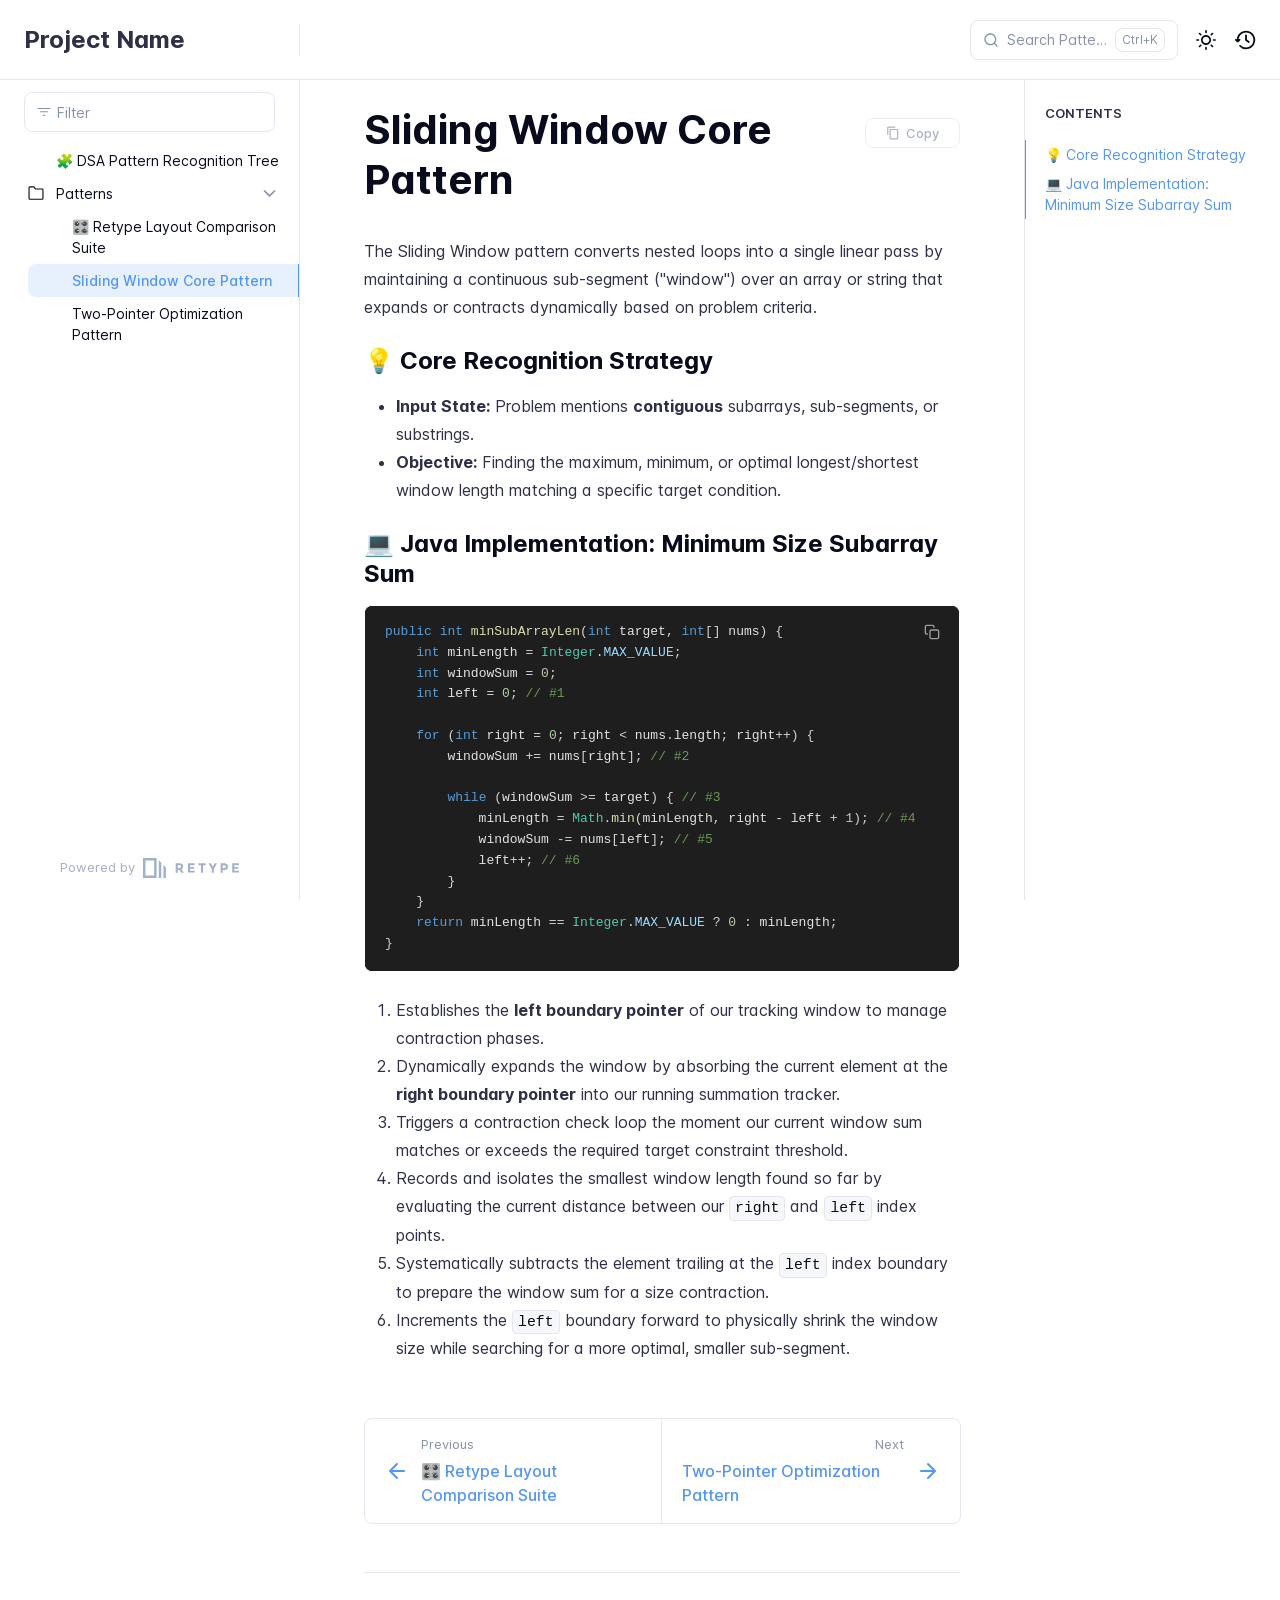
<file: patterns/sliding-window/index.html>
<!DOCTYPE html>
<html lang="en" class="h-full">
<head>
    <meta charset="UTF-8">
    <meta name="viewport" content="width=device-width,initial-scale=1">
    <meta name="color-scheme" content="light dark">
    <meta name="turbo-cache-control" content="no-cache" data-turbo-track="reload" data-track-token="4.6.0.836620506562">

    <!-- See retype.com -->
    <meta name="generator" content="Retype 4.6.0">

    <!-- Primary Meta Tags -->
    <title>Sliding Window Core Pattern</title>
    <meta name="title" content="Sliding Window Core Pattern">
    <meta name="description" content="The Sliding Window pattern converts nested loops into a single linear pass by maintaining a continuous sub-segment (\"window\") over an array or string that expands or contracts dynamically based on problem criteria.">

    <!-- Canonical -->
    <link rel="canonical" href="https://github.io/patterns/sliding-window/">
    <link rel="sitemap" type="application/xml" title="Sitemap" href="https://github.io/sitemap.xml">

    <!-- Open Graph -->
    <meta property="og:type" content="website">
    <meta property="og:url" content="https://github.io/patterns/sliding-window/">
    <meta property="og:title" content="Sliding Window Core Pattern">
    <meta property="og:description" content="The Sliding Window pattern converts nested loops into a single linear pass by maintaining a continuous sub-segment (\"window\") over an array or string that expands or contracts dynamically based on problem criteria.">
    <meta property="og:site_name" content="Project Name">
    <meta property="og:locale" content="en_US">

    <!-- Twitter -->
    <meta name="twitter:card" content="summary_large_image">
    <meta name="twitter:url" content="https://github.io/patterns/sliding-window/">
    <meta name="twitter:title" content="Sliding Window Core Pattern">
    <meta name="twitter:description" content="The Sliding Window pattern converts nested loops into a single linear pass by maintaining a continuous sub-segment (\"window\") over an array or string that expands or contracts dynamically based on problem criteria.">

    <!-- Alternate Markdown -->
    <link rel="alternate" type="text/markdown" href="https://github.io/patterns/sliding-window.md">

    <script data-cfasync="false">(function(){var cl=document.documentElement.classList,ls=localStorage.getItem("retype_scheme"),hd=cl.contains("dark"),hl=cl.contains("light"),wm=window.matchMedia&&window.matchMedia("(prefers-color-scheme: dark)").matches;if(ls==="dark"||(!ls&&wm&&!hd&&!hl)){cl.remove("light");cl.add("dark")}else if(ls==="light"||(!ls&&!wm&&!hd&&!hl)){cl.remove("dark");cl.add("light")}})();</script>

    <link href="../../resources/css/retype.css?v=4.6.0.836620506562" rel="stylesheet">

    <script data-cfasync="false" src="../../resources/js/config.js?v=4.6.0.836620506562" data-turbo-eval="false" defer></script>
    <script data-cfasync="false" src="../../resources/js/retype.js?v=4.6.0" data-turbo-eval="false" defer></script>
    <script id="lunr-js" data-cfasync="false" src="../../resources/js/lunr.js?v=4.6.0.836620506562" data-turbo-eval="false" defer></script>
    <script id="prism-js" data-cfasync="false" src="../../resources/js/prism.js?v=4.6.0.836620506562" defer></script>
</head>
<body>
    <div id="retype-app" class="relative text-base antialiased text-base-text bg-base-bg font-body">
    <div class="absolute bottom-0 left-0" style="top: 5rem; right: 50%"></div>

    <header id="retype-header" class="sticky top-0 z-30 flex w-full h-16 bg-header-bg border-b border-header-border md:h-20">
        <div class="container relative flex items-center justify-between pr-6 grow md:justify-start">
            <!-- Mobile menu button skeleton -->
            <button v-cloak class="skeleton retype-mobile-menu-button flex items-center justify-center shrink-0 overflow-hidden dark:text-white focus:outline-hidden rounded-full w-10 h-10 ml-3.5 md:hidden"><svg xmlns="http://www.w3.org/2000/svg" class="mb-px shrink-0" width="24" height="24" viewBox="0 0 24 24" role="presentation" style="margin-bottom: 0px;"><g fill="currentColor"><path d="M2 4h20v2H2zM2 11h20v2H2zM2 18h20v2H2z"></path></g></svg></button>
            <div v-cloak id="retype-sidebar-left-toggle-button"></div>
    
            <!-- Logo -->
            <div class="flex items-center justify-between h-full py-2 md:w-75">
                <div class="flex items-center px-2 md:px-6">
                    <a id="retype-branding-logo" href="https://github.io/" class="flex items-center leading-snug text-2xl">
                        <span class="dark:text-white font-bold line-clamp-1 md:line-clamp-2">Project Name</span>
                    </a>
                </div>
    
                <span class="hidden h-8 border-r md:inline-block border-base-border"></span>
            </div>
    
            <div class="flex justify-between md:grow">
                <!-- Top Nav -->
                <nav id="retype-header-nav" class="hidden md:flex">
                    <ul class="flex flex-col mb-4 md:pl-16 md:mb-0 md:flex-row md:items-center">
                        
                    </ul>
                </nav>
    
                <div v-cloak class="flex justify-end grow">
                    <div id="retype-mobile-search-button"></div>
                    <doc-search-desktop></doc-search-desktop>
    
                    <doc-theme-switch class="lg:ml-2"></doc-theme-switch>
                    <doc-history></doc-history>
                </div>
            </div>
        </div>
    </header>


    <div id="retype-container" class="container relative flex bg-white">
        <!-- Sidebar Skeleton -->
        <div v-cloak class="fixed flex flex-col shrink-0 duration-300 ease-in-out bg-sidebar-left-bg border-sidebar-left-border sidebar top-20 w-75 border-r h-screen md:sticky transition-transform skeleton">
        
            <div class="flex items-center h-16 px-6">
                <input id="retype-filter-input-mock" class="w-full h-10 pl-8 px-3 py-2 transition-colors duration-200 ease-linear bg-filter-bg border border-filter-border rounded-lg shadow-none md:text-sm hover:border-filter-border-hover focus:outline-hidden focus:border-filter-border-focus placeholder-filter-placeholder" type="text">
            </div>
        
            <div class="pl-6 mt-1 mb-4">
                <div class="w-32 h-3 mb-4 bg-skeleton-bg rounded-full loading"></div>
                <div class="w-48 h-3 mb-4 bg-skeleton-bg rounded-full loading"></div>
                <div class="w-40 h-3 mb-4 bg-skeleton-bg rounded-full loading"></div>
                <div class="w-32 h-3 mb-4 bg-skeleton-bg rounded-full loading"></div>
                <div class="w-48 h-3 mb-4 bg-skeleton-bg rounded-full loading"></div>
                <div class="w-40 h-3 mb-4 bg-skeleton-bg rounded-full loading"></div>
            </div>
        
            <div class="shrink-0 mt-auto bg-transparent dark:border-base-border">
                <a class="flex items-center justify-center flex-nowrap h-16 text-gray-350 dark:text-dark-400 hover:text-gray-600 dark:hover:text-dark-300 transition-colors duration-150 ease-in docs-powered-by" target="_blank" href="https://retype.com/" rel="noopener">
                    <span class="text-xs whitespace-nowrap">Powered by</span>
                    <svg xmlns="http://www.w3.org/2000/svg" class="ml-2" fill="currentColor" width="96" height="20" overflow="visible"><path d="M0 0v20h13.59V0H0zm11.15 17.54H2.44V2.46h8.71v15.08zM15.8 20h2.44V4.67L15.8 2.22zM20.45 6.89V20h2.44V9.34z"/><g><path d="M40.16 8.44c0 1.49-.59 2.45-1.75 2.88l2.34 3.32h-2.53l-2.04-2.96h-1.43v2.96h-2.06V5.36h3.5c1.43 0 2.46.24 3.07.73s.9 1.27.9 2.35zm-2.48 1.1c.26-.23.38-.59.38-1.09 0-.5-.13-.84-.4-1.03s-.73-.28-1.39-.28h-1.54v2.75h1.5c.72 0 1.2-.12 1.45-.35zM51.56 5.36V7.2h-4.59v1.91h4.13v1.76h-4.13v1.92h4.74v1.83h-6.79V5.36h6.64zM60.09 7.15v7.48h-2.06V7.15h-2.61V5.36h7.28v1.79h-2.61zM70.81 14.64h-2.06v-3.66l-3.19-5.61h2.23l1.99 3.45 1.99-3.45H74l-3.19 5.61v3.66zM83.99 6.19c.65.55.97 1.4.97 2.55s-.33 1.98-1 2.51-1.68.8-3.04.8h-1.23v2.59h-2.06V5.36h3.26c1.42 0 2.45.28 3.1.83zm-1.51 3.65c.25-.28.37-.69.37-1.22s-.16-.92-.48-1.14c-.32-.23-.82-.34-1.5-.34H79.7v3.12h1.38c.68 0 1.15-.14 1.4-.42zM95.85 5.36V7.2h-4.59v1.91h4.13v1.76h-4.13v1.92H96v1.83h-6.79V5.36h6.64z"/></g></svg>
                </a>
            </div>
        </div>
        
        <!-- Sidebar component -->
        <doc-sidebar v-cloak>
            <template #sidebar-footer>
                <div class="shrink-0 mt-auto border-t md:bg-transparent md:border-none dark:border-base-border">
        
                    <a class="flex items-center justify-center flex-nowrap h-16 text-gray-350 dark:text-dark-400 hover:text-gray-600 dark:hover:text-dark-300 transition-colors duration-150 ease-in docs-powered-by" target="_blank" href="https://retype.com/" rel="noopener">
                        <span class="text-xs whitespace-nowrap">Powered by</span>
                        <svg xmlns="http://www.w3.org/2000/svg" class="ml-2" fill="currentColor" width="96" height="20" overflow="visible"><path d="M0 0v20h13.59V0H0zm11.15 17.54H2.44V2.46h8.71v15.08zM15.8 20h2.44V4.67L15.8 2.22zM20.45 6.89V20h2.44V9.34z"/><g><path d="M40.16 8.44c0 1.49-.59 2.45-1.75 2.88l2.34 3.32h-2.53l-2.04-2.96h-1.43v2.96h-2.06V5.36h3.5c1.43 0 2.46.24 3.07.73s.9 1.27.9 2.35zm-2.48 1.1c.26-.23.38-.59.38-1.09 0-.5-.13-.84-.4-1.03s-.73-.28-1.39-.28h-1.54v2.75h1.5c.72 0 1.2-.12 1.45-.35zM51.56 5.36V7.2h-4.59v1.91h4.13v1.76h-4.13v1.92h4.74v1.83h-6.79V5.36h6.64zM60.09 7.15v7.48h-2.06V7.15h-2.61V5.36h7.28v1.79h-2.61zM70.81 14.64h-2.06v-3.66l-3.19-5.61h2.23l1.99 3.45 1.99-3.45H74l-3.19 5.61v3.66zM83.99 6.19c.65.55.97 1.4.97 2.55s-.33 1.98-1 2.51-1.68.8-3.04.8h-1.23v2.59h-2.06V5.36h3.26c1.42 0 2.45.28 3.1.83zm-1.51 3.65c.25-.28.37-.69.37-1.22s-.16-.92-.48-1.14c-.32-.23-.82-.34-1.5-.34H79.7v3.12h1.38c.68 0 1.15-.14 1.4-.42zM95.85 5.36V7.2h-4.59v1.91h4.13v1.76h-4.13v1.92H96v1.83h-6.79V5.36h6.64z"/></g></svg>
                    </a>
                </div>
            </template>
        </doc-sidebar>

        <div class="grow min-w-0 bg-body-bg">
            <!-- Render "toolbar" template here on api pages --><!-- Render page content -->
<div class="flex">
    <div id="retype-main" class="min-w-0 p-4 grow md:px-16">
        <main class="relative pb-12 lg:pt-2">
            <div class="relative retype-markdown" id="retype-content">
                <!-- Rendered if sidebar right is enabled -->
                <div id="retype-sidebar-right-toggle"></div>
                <doc-page-actions></doc-page-actions>

                <!-- Page content  -->
<h1 id="sliding-window-core-pattern">Sliding Window Core Pattern</h1>
<p>The Sliding Window pattern converts nested loops into a single linear pass by maintaining a continuous sub-segment (&quot;window&quot;) over an array or string that expands or contracts dynamically based on problem criteria.</p>
<h3 id="-core-recognition-strategy"><span class="docs-emoji">&#x1F4A1;</span> Core Recognition Strategy</h3>
<ul>
<li><strong>Input State:</strong> Problem mentions <strong>contiguous</strong> subarrays, sub-segments, or substrings.</li>
<li><strong>Objective:</strong> Finding the maximum, minimum, or optimal longest/shortest window length matching a specific target condition.</li>
</ul>
<h3 id="-java-implementation-minimum-size-subarray-sum"><span class="docs-emoji">&#x1F4BB;</span> Java Implementation: Minimum Size Subarray Sum</h3>
<div id="-java-implementation-minimum-size-subarray-sum-code-1" class="codeblock-wrapper"><doc-codeblock>
<pre translate="no" class="language-java"><code v-pre class="language-java">public int minSubArrayLen(int target, int[] nums) {
    int minLength = Integer.MAX_VALUE;
    int windowSum = 0;
    int left = 0; // #1

    for (int right = 0; right &lt; nums.length; right++) {
        windowSum += nums[right]; // #2

        while (windowSum &gt;= target) { // #3
            minLength = Math.min(minLength, right - left + 1); // #4
            windowSum -= nums[left]; // #5
            left++; // #6
        }
    }
    return minLength == Integer.MAX_VALUE ? 0 : minLength;
}</code></pre>
</doc-codeblock></div>
<ol>
<li>Establishes the <strong>left boundary pointer</strong> of our tracking window to manage contraction phases.</li>
<li>Dynamically expands the window by absorbing the current element at the <strong>right boundary pointer</strong> into our running summation tracker.</li>
<li>Triggers a contraction check loop the moment our current window sum matches or exceeds the required target constraint threshold.</li>
<li>Records and isolates the smallest window length found so far by evaluating the current distance between our <code translate="no" v-pre>right</code> and <code translate="no" v-pre>left</code> index points.</li>
<li>Systematically subtracts the element trailing at the <code translate="no" v-pre>left</code> index boundary to prepare the window sum for a size contraction.</li>
<li>Increments the <code translate="no" v-pre>left</code> boundary forward to physically shrink the window size while searching for a more optimal, smaller sub-segment.</li>
</ol>

                
                <!-- Required only on API pages -->
                <doc-toolbar-member-filter-no-results></doc-toolbar-member-filter-no-results>
            </div>
            <footer id="retype-content-footer" class="clear-both">
            
                <nav id="retype-nextprev" class="print:hidden flex mt-14">
                    <div class="w-1/2">
                        <a class="px-5 py-4 h-full flex items-center break-normal font-medium text-body-link border border-base-border hover:border-base-border-hover rounded-l-lg transition-colors duration-150 relative hover:z-5" href="../../patterns/layout-test/">
                            <svg xmlns="http://www.w3.org/2000/svg" class="mr-3" width="24" height="24" viewBox="0 0 24 24" fill="currentColor" overflow="visible"><path d="M19 11H7.41l5.29-5.29a.996.996 0 10-1.41-1.41l-7 7a1 1 0 000 1.42l7 7a1.024 1.024 0 001.42-.01.996.996 0 000-1.41L7.41 13H19c.55 0 1-.45 1-1s-.45-1-1-1z" /><path fill="none" d="M0 0h24v24H0z" /></svg>
                            <span>
                                <span class="block text-xs font-normal text-base-text-muted">Previous</span>
                                <span class="block mt-1">&#127899;️ Retype Layout Comparison Suite</span>
                            </span>
                        </a>
                    </div>
            
                    <div class="w-1/2">
                        <a class="px-5 py-4 -mx-px h-full flex items-center justify-end break-normal font-medium text-body-link border border-base-border hover:border-base-border-hover rounded-r-lg transition-colors duration-150 relative hover:z-5" href="../../patterns/two-pointer/">
                            <span>
                                <span class="block text-xs font-normal text-right text-base-text-muted">Next</span>
                                <span class="block mt-1">Two-​Pointer Optimization Pattern</span>
                            </span>
                            <svg xmlns="http://www.w3.org/2000/svg" class="ml-3" width="24" height="24" viewBox="0 0 24 24" fill="currentColor" overflow="visible"><path d="M19.92 12.38a1 1 0 00-.22-1.09l-7-7a.996.996 0 10-1.41 1.41l5.3 5.3H5c-.55 0-1 .45-1 1s.45 1 1 1h11.59l-5.29 5.29a.996.996 0 000 1.41c.19.2.44.3.7.3s.51-.1.71-.29l7-7c.09-.09.16-.21.21-.33z" /><path fill="none" d="M0 0h24v24H0z" /></svg>
                        </a>
                    </div>
                </nav>
            </footer>
        </main>

        <div id="retype-page-footer" class="print:border-none border-t border-base-border pt-6 mb-8">
            <footer class="flex flex-wrap items-center justify-between print:justify-center">
                <div id="retype-footer-links" class="print:hidden">
                    <ul class="flex flex-wrap items-center text-sm">
                    </ul>
                </div>
                <div id="retype-copyright" class="print:justify-center py-2 text-footer-text font-footer-link text-sm leading-relaxed"></div>
            </footer>
        </div>
    </div>

    <!-- Rendered if sidebar right is enabled -->
    <!-- Sidebar right skeleton-->
    <div v-cloak class="fixed top-0 bottom-0 right-0 translate-x-full bg-sidebar-right-bg border-sidebar-right-border lg:sticky lg:border-l lg:shrink-0 lg:pt-6 lg:translate-x-0 sm:w-1/2 lg:w-64 lg:z-0 md:w-104 sidebar-right skeleton">
        <div class="pl-5">
            <div class="w-32 h-3 mb-4 bg-skeleton-bg rounded-full loading"></div>
            <div class="w-48 h-3 mb-4 bg-skeleton-bg rounded-full loading"></div>
            <div class="w-40 h-3 mb-4 bg-skeleton-bg rounded-full loading"></div>
        </div>
    </div>

    <!-- User should be able to hide sidebar right -->
    <doc-sidebar-right v-cloak></doc-sidebar-right>
</div>

        </div>
    </div>

    <doc-search-mobile></doc-search-mobile>
    <doc-back-to-top></doc-back-to-top>
</div>


    <div id="retype-overlay-target"></div>

        <script data-cfasync="false">window.__DOCS__ = { "title": "Sliding Window Core Pattern", level: 2, icon: "file", hasPrism: true, hasInstagram: false, hasMermaid: false, hasMath: false, tocDepth: 23, "md": "/patterns/sliding-window.md" }</script>
</body>
</html>
</file>
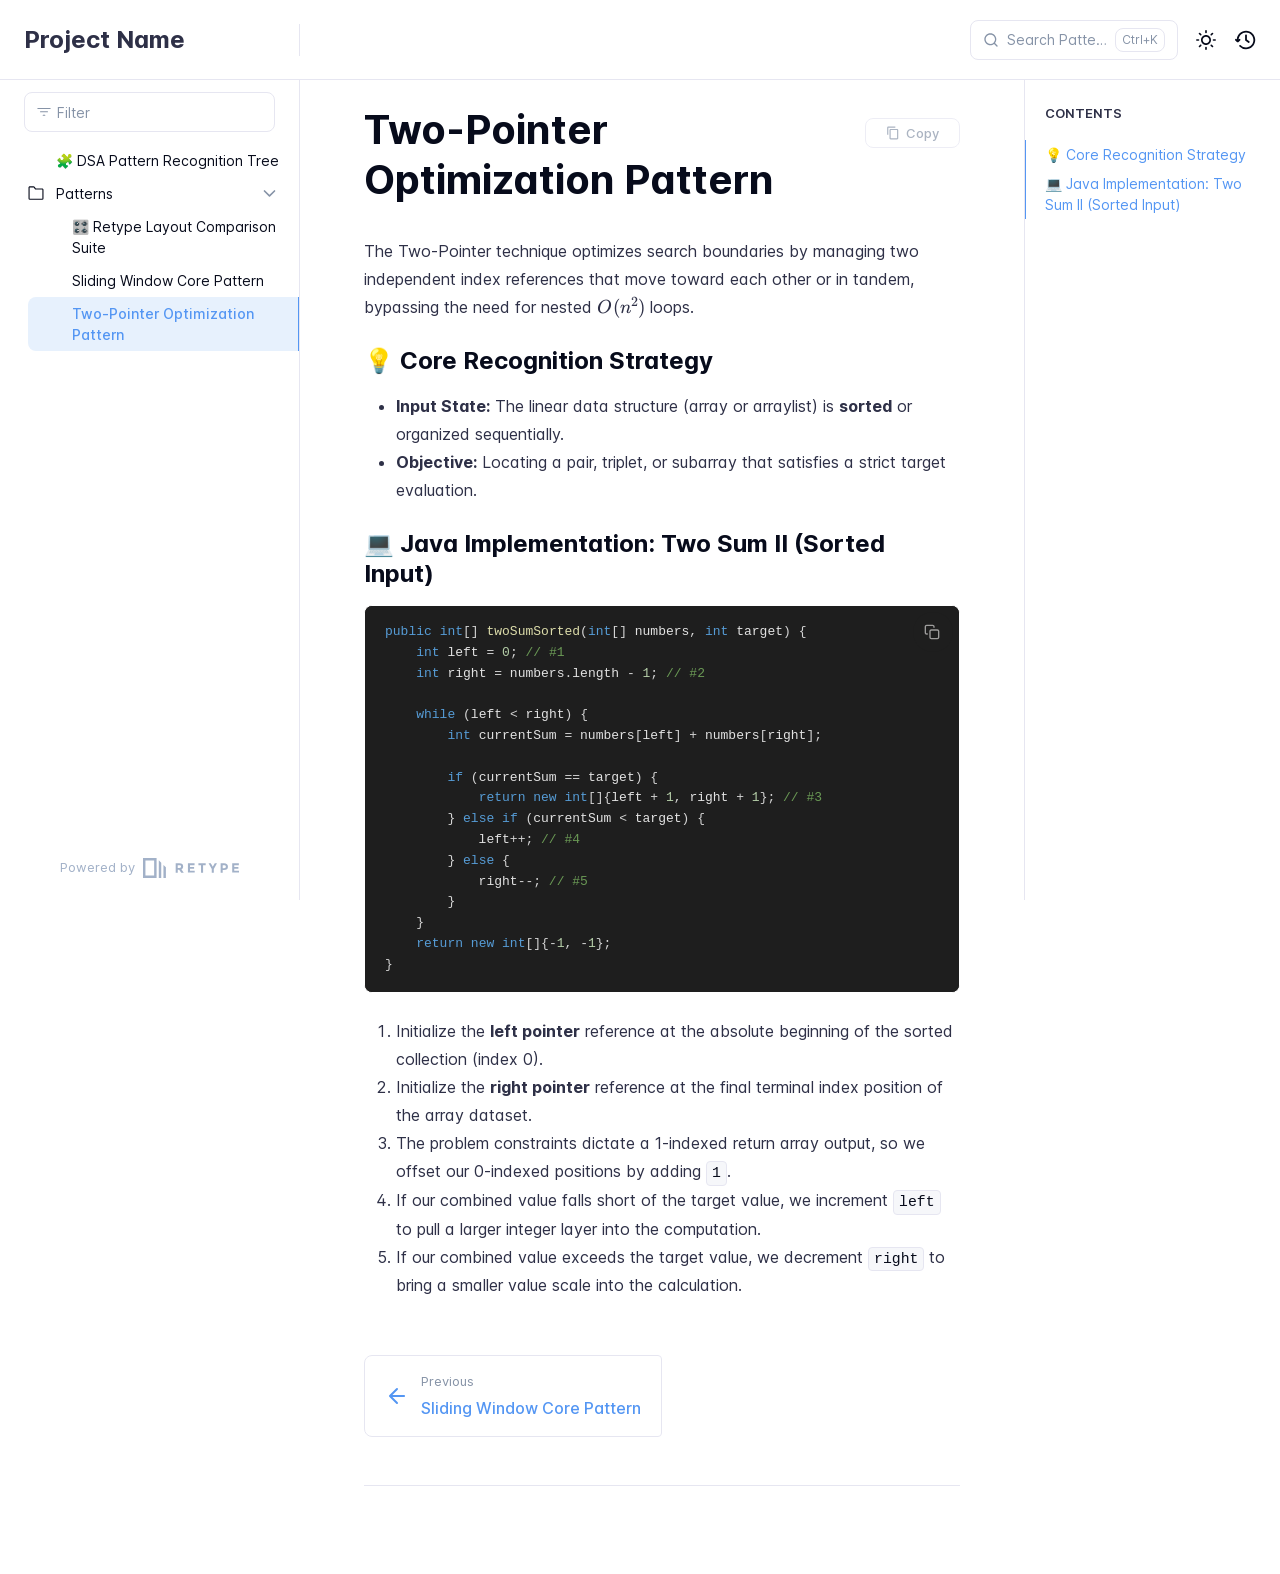
<file: patterns/two-pointer/index.html>
<!DOCTYPE html>
<html lang="en" class="h-full">
<head>
    <meta charset="UTF-8">
    <meta name="viewport" content="width=device-width,initial-scale=1">
    <meta name="color-scheme" content="light dark">
    <meta name="turbo-cache-control" content="no-cache" data-turbo-track="reload" data-track-token="4.6.0.836620506562">

    <!-- See retype.com -->
    <meta name="generator" content="Retype 4.6.0">

    <!-- Primary Meta Tags -->
    <title>Two-Pointer Optimization Pattern</title>
    <meta name="title" content="Two-Pointer Optimization Pattern">
    <meta name="description" content="The Two-Pointer technique optimizes search boundaries by managing two independent index references that move toward each other or in tandem, bypassing the need for nested O(n^2) loops.">

    <!-- Canonical -->
    <link rel="canonical" href="https://github.io/patterns/two-pointer/">
    <link rel="sitemap" type="application/xml" title="Sitemap" href="https://github.io/sitemap.xml">

    <!-- Open Graph -->
    <meta property="og:type" content="website">
    <meta property="og:url" content="https://github.io/patterns/two-pointer/">
    <meta property="og:title" content="Two-Pointer Optimization Pattern">
    <meta property="og:description" content="The Two-Pointer technique optimizes search boundaries by managing two independent index references that move toward each other or in tandem, bypassing the need for nested O(n^2) loops.">
    <meta property="og:site_name" content="Project Name">
    <meta property="og:locale" content="en_US">

    <!-- Twitter -->
    <meta name="twitter:card" content="summary_large_image">
    <meta name="twitter:url" content="https://github.io/patterns/two-pointer/">
    <meta name="twitter:title" content="Two-Pointer Optimization Pattern">
    <meta name="twitter:description" content="The Two-Pointer technique optimizes search boundaries by managing two independent index references that move toward each other or in tandem, bypassing the need for nested O(n^2) loops.">

    <!-- Alternate Markdown -->
    <link rel="alternate" type="text/markdown" href="https://github.io/patterns/two-pointer.md">

    <script data-cfasync="false">(function(){var cl=document.documentElement.classList,ls=localStorage.getItem("retype_scheme"),hd=cl.contains("dark"),hl=cl.contains("light"),wm=window.matchMedia&&window.matchMedia("(prefers-color-scheme: dark)").matches;if(ls==="dark"||(!ls&&wm&&!hd&&!hl)){cl.remove("light");cl.add("dark")}else if(ls==="light"||(!ls&&!wm&&!hd&&!hl)){cl.remove("dark");cl.add("light")}})();</script>

    <link href="../../resources/css/retype.css?v=4.6.0.836620506562" rel="stylesheet">

    <script data-cfasync="false" src="../../resources/js/config.js?v=4.6.0.836620506562" data-turbo-eval="false" defer></script>
    <script data-cfasync="false" src="../../resources/js/retype.js?v=4.6.0" data-turbo-eval="false" defer></script>
    <script id="lunr-js" data-cfasync="false" src="../../resources/js/lunr.js?v=4.6.0.836620506562" data-turbo-eval="false" defer></script>
    <script id="prism-js" data-cfasync="false" src="../../resources/js/prism.js?v=4.6.0.836620506562" defer></script>
    <link href="../../resources/css/katex.css?v=4.6.0" rel="stylesheet">
    <script id="katex-js" data-cfasync="false" src="../../resources/js/katex.js?v=4.6.0" defer></script>
</head>
<body>
    <div id="retype-app" class="relative text-base antialiased text-base-text bg-base-bg font-body">
    <div class="absolute bottom-0 left-0" style="top: 5rem; right: 50%"></div>

    <header id="retype-header" class="sticky top-0 z-30 flex w-full h-16 bg-header-bg border-b border-header-border md:h-20">
        <div class="container relative flex items-center justify-between pr-6 grow md:justify-start">
            <!-- Mobile menu button skeleton -->
            <button v-cloak class="skeleton retype-mobile-menu-button flex items-center justify-center shrink-0 overflow-hidden dark:text-white focus:outline-hidden rounded-full w-10 h-10 ml-3.5 md:hidden"><svg xmlns="http://www.w3.org/2000/svg" class="mb-px shrink-0" width="24" height="24" viewBox="0 0 24 24" role="presentation" style="margin-bottom: 0px;"><g fill="currentColor"><path d="M2 4h20v2H2zM2 11h20v2H2zM2 18h20v2H2z"></path></g></svg></button>
            <div v-cloak id="retype-sidebar-left-toggle-button"></div>
    
            <!-- Logo -->
            <div class="flex items-center justify-between h-full py-2 md:w-75">
                <div class="flex items-center px-2 md:px-6">
                    <a id="retype-branding-logo" href="https://github.io/" class="flex items-center leading-snug text-2xl">
                        <span class="dark:text-white font-bold line-clamp-1 md:line-clamp-2">Project Name</span>
                    </a>
                </div>
    
                <span class="hidden h-8 border-r md:inline-block border-base-border"></span>
            </div>
    
            <div class="flex justify-between md:grow">
                <!-- Top Nav -->
                <nav id="retype-header-nav" class="hidden md:flex">
                    <ul class="flex flex-col mb-4 md:pl-16 md:mb-0 md:flex-row md:items-center">
                        
                    </ul>
                </nav>
    
                <div v-cloak class="flex justify-end grow">
                    <div id="retype-mobile-search-button"></div>
                    <doc-search-desktop></doc-search-desktop>
    
                    <doc-theme-switch class="lg:ml-2"></doc-theme-switch>
                    <doc-history></doc-history>
                </div>
            </div>
        </div>
    </header>


    <div id="retype-container" class="container relative flex bg-white">
        <!-- Sidebar Skeleton -->
        <div v-cloak class="fixed flex flex-col shrink-0 duration-300 ease-in-out bg-sidebar-left-bg border-sidebar-left-border sidebar top-20 w-75 border-r h-screen md:sticky transition-transform skeleton">
        
            <div class="flex items-center h-16 px-6">
                <input id="retype-filter-input-mock" class="w-full h-10 pl-8 px-3 py-2 transition-colors duration-200 ease-linear bg-filter-bg border border-filter-border rounded-lg shadow-none md:text-sm hover:border-filter-border-hover focus:outline-hidden focus:border-filter-border-focus placeholder-filter-placeholder" type="text">
            </div>
        
            <div class="pl-6 mt-1 mb-4">
                <div class="w-32 h-3 mb-4 bg-skeleton-bg rounded-full loading"></div>
                <div class="w-48 h-3 mb-4 bg-skeleton-bg rounded-full loading"></div>
                <div class="w-40 h-3 mb-4 bg-skeleton-bg rounded-full loading"></div>
                <div class="w-32 h-3 mb-4 bg-skeleton-bg rounded-full loading"></div>
                <div class="w-48 h-3 mb-4 bg-skeleton-bg rounded-full loading"></div>
                <div class="w-40 h-3 mb-4 bg-skeleton-bg rounded-full loading"></div>
            </div>
        
            <div class="shrink-0 mt-auto bg-transparent dark:border-base-border">
                <a class="flex items-center justify-center flex-nowrap h-16 text-gray-350 dark:text-dark-400 hover:text-gray-600 dark:hover:text-dark-300 transition-colors duration-150 ease-in docs-powered-by" target="_blank" href="https://retype.com/" rel="noopener">
                    <span class="text-xs whitespace-nowrap">Powered by</span>
                    <svg xmlns="http://www.w3.org/2000/svg" class="ml-2" fill="currentColor" width="96" height="20" overflow="visible"><path d="M0 0v20h13.59V0H0zm11.15 17.54H2.44V2.46h8.71v15.08zM15.8 20h2.44V4.67L15.8 2.22zM20.45 6.89V20h2.44V9.34z"/><g><path d="M40.16 8.44c0 1.49-.59 2.45-1.75 2.88l2.34 3.32h-2.53l-2.04-2.96h-1.43v2.96h-2.06V5.36h3.5c1.43 0 2.46.24 3.07.73s.9 1.27.9 2.35zm-2.48 1.1c.26-.23.38-.59.38-1.09 0-.5-.13-.84-.4-1.03s-.73-.28-1.39-.28h-1.54v2.75h1.5c.72 0 1.2-.12 1.45-.35zM51.56 5.36V7.2h-4.59v1.91h4.13v1.76h-4.13v1.92h4.74v1.83h-6.79V5.36h6.64zM60.09 7.15v7.48h-2.06V7.15h-2.61V5.36h7.28v1.79h-2.61zM70.81 14.64h-2.06v-3.66l-3.19-5.61h2.23l1.99 3.45 1.99-3.45H74l-3.19 5.61v3.66zM83.99 6.19c.65.55.97 1.4.97 2.55s-.33 1.98-1 2.51-1.68.8-3.04.8h-1.23v2.59h-2.06V5.36h3.26c1.42 0 2.45.28 3.1.83zm-1.51 3.65c.25-.28.37-.69.37-1.22s-.16-.92-.48-1.14c-.32-.23-.82-.34-1.5-.34H79.7v3.12h1.38c.68 0 1.15-.14 1.4-.42zM95.85 5.36V7.2h-4.59v1.91h4.13v1.76h-4.13v1.92H96v1.83h-6.79V5.36h6.64z"/></g></svg>
                </a>
            </div>
        </div>
        
        <!-- Sidebar component -->
        <doc-sidebar v-cloak>
            <template #sidebar-footer>
                <div class="shrink-0 mt-auto border-t md:bg-transparent md:border-none dark:border-base-border">
        
                    <a class="flex items-center justify-center flex-nowrap h-16 text-gray-350 dark:text-dark-400 hover:text-gray-600 dark:hover:text-dark-300 transition-colors duration-150 ease-in docs-powered-by" target="_blank" href="https://retype.com/" rel="noopener">
                        <span class="text-xs whitespace-nowrap">Powered by</span>
                        <svg xmlns="http://www.w3.org/2000/svg" class="ml-2" fill="currentColor" width="96" height="20" overflow="visible"><path d="M0 0v20h13.59V0H0zm11.15 17.54H2.44V2.46h8.71v15.08zM15.8 20h2.44V4.67L15.8 2.22zM20.45 6.89V20h2.44V9.34z"/><g><path d="M40.16 8.44c0 1.49-.59 2.45-1.75 2.88l2.34 3.32h-2.53l-2.04-2.96h-1.43v2.96h-2.06V5.36h3.5c1.43 0 2.46.24 3.07.73s.9 1.27.9 2.35zm-2.48 1.1c.26-.23.38-.59.38-1.09 0-.5-.13-.84-.4-1.03s-.73-.28-1.39-.28h-1.54v2.75h1.5c.72 0 1.2-.12 1.45-.35zM51.56 5.36V7.2h-4.59v1.91h4.13v1.76h-4.13v1.92h4.74v1.83h-6.79V5.36h6.64zM60.09 7.15v7.48h-2.06V7.15h-2.61V5.36h7.28v1.79h-2.61zM70.81 14.64h-2.06v-3.66l-3.19-5.61h2.23l1.99 3.45 1.99-3.45H74l-3.19 5.61v3.66zM83.99 6.19c.65.55.97 1.4.97 2.55s-.33 1.98-1 2.51-1.68.8-3.04.8h-1.23v2.59h-2.06V5.36h3.26c1.42 0 2.45.28 3.1.83zm-1.51 3.65c.25-.28.37-.69.37-1.22s-.16-.92-.48-1.14c-.32-.23-.82-.34-1.5-.34H79.7v3.12h1.38c.68 0 1.15-.14 1.4-.42zM95.85 5.36V7.2h-4.59v1.91h4.13v1.76h-4.13v1.92H96v1.83h-6.79V5.36h6.64z"/></g></svg>
                    </a>
                </div>
            </template>
        </doc-sidebar>

        <div class="grow min-w-0 bg-body-bg">
            <!-- Render "toolbar" template here on api pages --><!-- Render page content -->
<div class="flex">
    <div id="retype-main" class="min-w-0 p-4 grow md:px-16">
        <main class="relative pb-12 lg:pt-2">
            <div class="relative retype-markdown" id="retype-content">
                <!-- Rendered if sidebar right is enabled -->
                <div id="retype-sidebar-right-toggle"></div>
                <doc-page-actions></doc-page-actions>

                <!-- Page content  -->
<h1 id="two-pointer-optimization-pattern">Two-Pointer Optimization Pattern</h1>
<p>The Two-Pointer technique optimizes search boundaries by managing two independent index references that move toward each other or in tandem, bypassing the need for nested <span class="math">O(n^2)</span> loops.</p>
<h3 id="-core-recognition-strategy"><span class="docs-emoji">&#x1F4A1;</span> Core Recognition Strategy</h3>
<ul>
<li><strong>Input State:</strong> The linear data structure (array or arraylist) is <strong>sorted</strong> or organized sequentially.</li>
<li><strong>Objective:</strong> Locating a pair, triplet, or subarray that satisfies a strict target evaluation.</li>
</ul>
<h3 id="-java-implementation-two-sum-ii-sorted-input"><span class="docs-emoji">&#x1F4BB;</span> Java Implementation: Two Sum II (Sorted Input)</h3>
<div id="-java-implementation-two-sum-ii-sorted-input-code-1" class="codeblock-wrapper"><doc-codeblock>
<pre translate="no" class="language-java"><code v-pre class="language-java">public int[] twoSumSorted(int[] numbers, int target) {
    int left = 0; // #1
    int right = numbers.length - 1; // #2

    while (left &lt; right) {
        int currentSum = numbers[left] + numbers[right];

        if (currentSum == target) {
            return new int[]{left + 1, right + 1}; // #3
        } else if (currentSum &lt; target) {
            left++; // #4
        } else {
            right--; // #5
        }
    }
    return new int[]{-1, -1};
}</code></pre>
</doc-codeblock></div>
<ol>
<li>Initialize the <strong>left pointer</strong> reference at the absolute beginning of the sorted collection (index 0).</li>
<li>Initialize the <strong>right pointer</strong> reference at the final terminal index position of the array dataset.</li>
<li>The problem constraints dictate a 1-indexed return array output, so we offset our 0-indexed positions by adding <code translate="no" v-pre>1</code>.</li>
<li>If our combined value falls short of the target value, we increment <code translate="no" v-pre>left</code> to pull a larger integer layer into the computation.</li>
<li>If our combined value exceeds the target value, we decrement <code translate="no" v-pre>right</code> to bring a smaller value scale into the calculation.</li>
</ol>

                
                <!-- Required only on API pages -->
                <doc-toolbar-member-filter-no-results></doc-toolbar-member-filter-no-results>
            </div>
            <footer id="retype-content-footer" class="clear-both">
            
                <nav id="retype-nextprev" class="print:hidden flex mt-14">
                    <div class="w-1/2">
                        <a class="px-5 py-4 h-full flex items-center break-normal font-medium text-body-link border border-base-border hover:border-base-border-hover rounded-r rounded-l-lg transition-colors duration-150 relative hover:z-5" href="../../patterns/sliding-window/">
                            <svg xmlns="http://www.w3.org/2000/svg" class="mr-3" width="24" height="24" viewBox="0 0 24 24" fill="currentColor" overflow="visible"><path d="M19 11H7.41l5.29-5.29a.996.996 0 10-1.41-1.41l-7 7a1 1 0 000 1.42l7 7a1.024 1.024 0 001.42-.01.996.996 0 000-1.41L7.41 13H19c.55 0 1-.45 1-1s-.45-1-1-1z" /><path fill="none" d="M0 0h24v24H0z" /></svg>
                            <span>
                                <span class="block text-xs font-normal text-base-text-muted">Previous</span>
                                <span class="block mt-1">Sliding Window Core Pattern</span>
                            </span>
                        </a>
                    </div>
            
                    <div class="w-1/2">
                    </div>
                </nav>
            </footer>
        </main>

        <div id="retype-page-footer" class="print:border-none border-t border-base-border pt-6 mb-8">
            <footer class="flex flex-wrap items-center justify-between print:justify-center">
                <div id="retype-footer-links" class="print:hidden">
                    <ul class="flex flex-wrap items-center text-sm">
                    </ul>
                </div>
                <div id="retype-copyright" class="print:justify-center py-2 text-footer-text font-footer-link text-sm leading-relaxed"></div>
            </footer>
        </div>
    </div>

    <!-- Rendered if sidebar right is enabled -->
    <!-- Sidebar right skeleton-->
    <div v-cloak class="fixed top-0 bottom-0 right-0 translate-x-full bg-sidebar-right-bg border-sidebar-right-border lg:sticky lg:border-l lg:shrink-0 lg:pt-6 lg:translate-x-0 sm:w-1/2 lg:w-64 lg:z-0 md:w-104 sidebar-right skeleton">
        <div class="pl-5">
            <div class="w-32 h-3 mb-4 bg-skeleton-bg rounded-full loading"></div>
            <div class="w-48 h-3 mb-4 bg-skeleton-bg rounded-full loading"></div>
            <div class="w-40 h-3 mb-4 bg-skeleton-bg rounded-full loading"></div>
        </div>
    </div>

    <!-- User should be able to hide sidebar right -->
    <doc-sidebar-right v-cloak></doc-sidebar-right>
</div>

        </div>
    </div>

    <doc-search-mobile></doc-search-mobile>
    <doc-back-to-top></doc-back-to-top>
</div>


    <div id="retype-overlay-target"></div>

        <script data-cfasync="false">window.__DOCS__ = { "title": "Two-Pointer Optimization Pattern", level: 2, icon: "file", hasPrism: true, hasInstagram: false, hasMermaid: false, hasMath: true, tocDepth: 23, "md": "/patterns/two-pointer.md" }</script>
</body>
</html>
</file>
